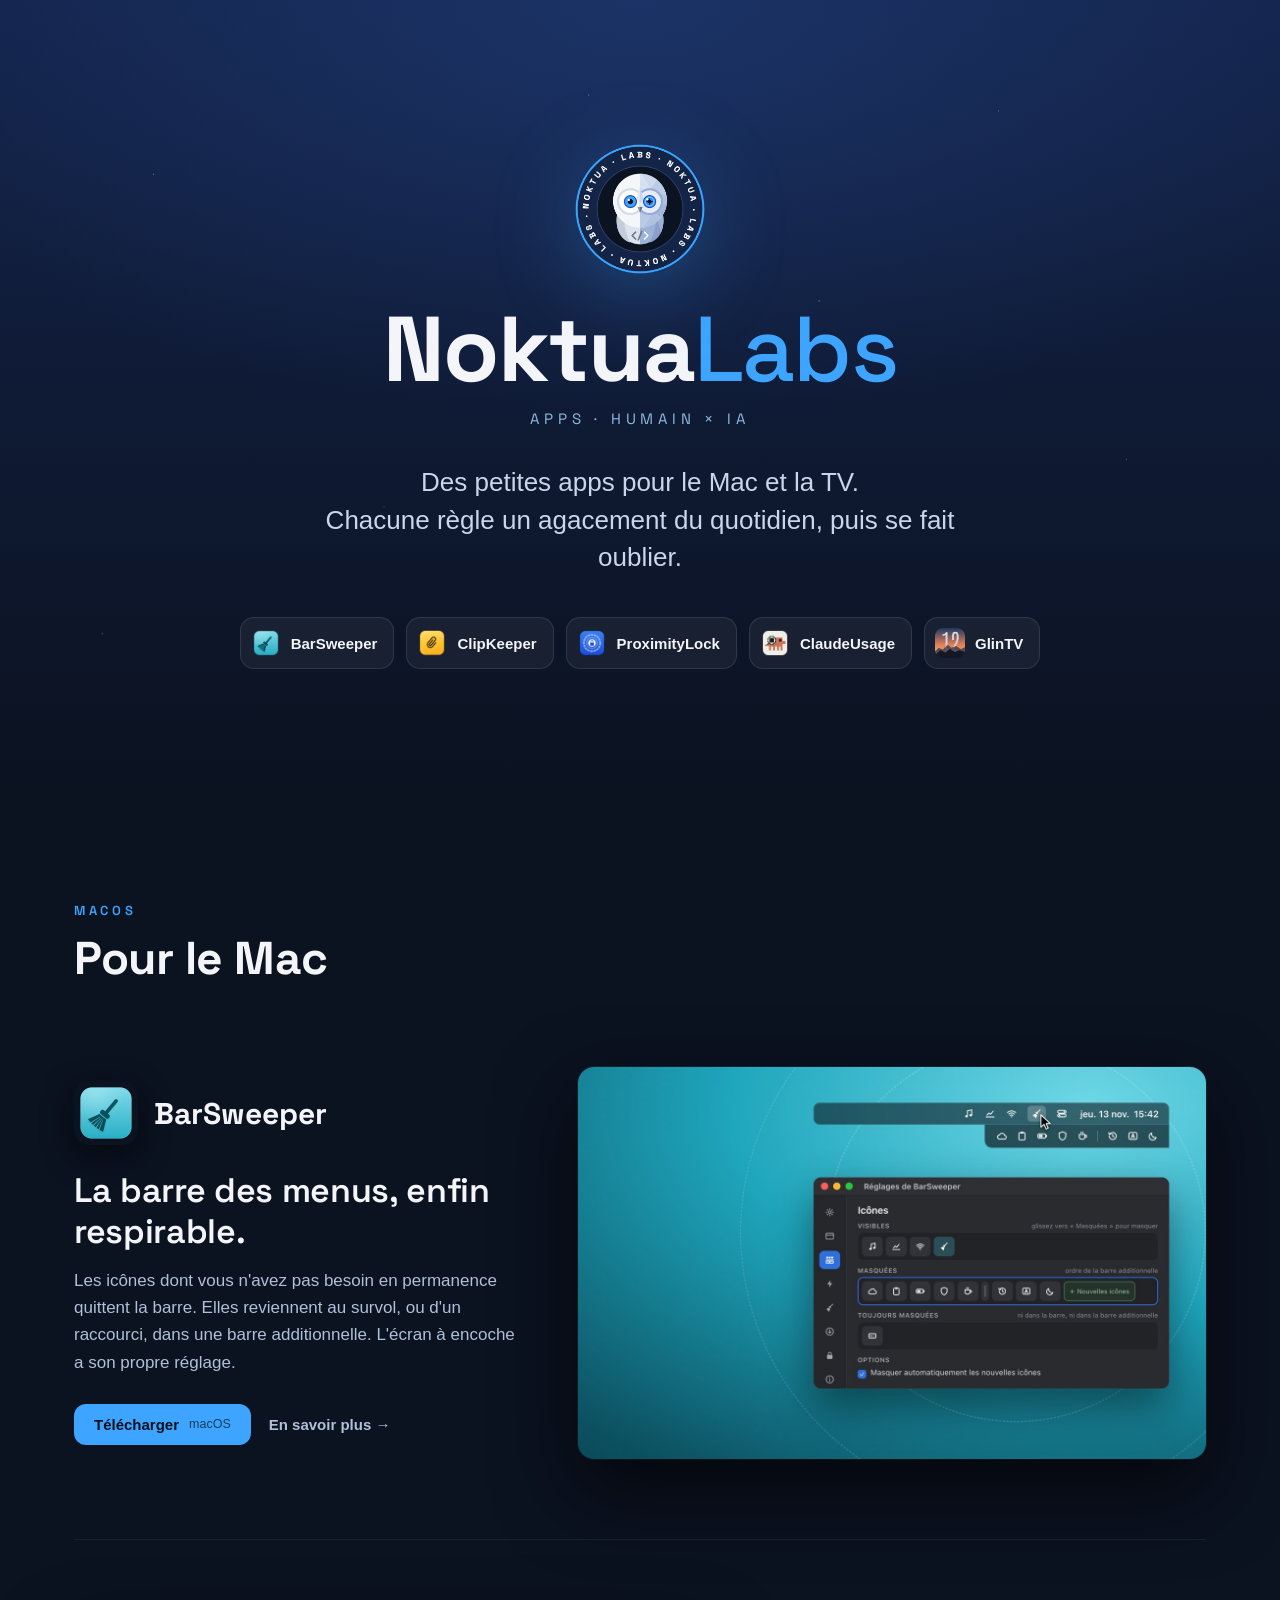
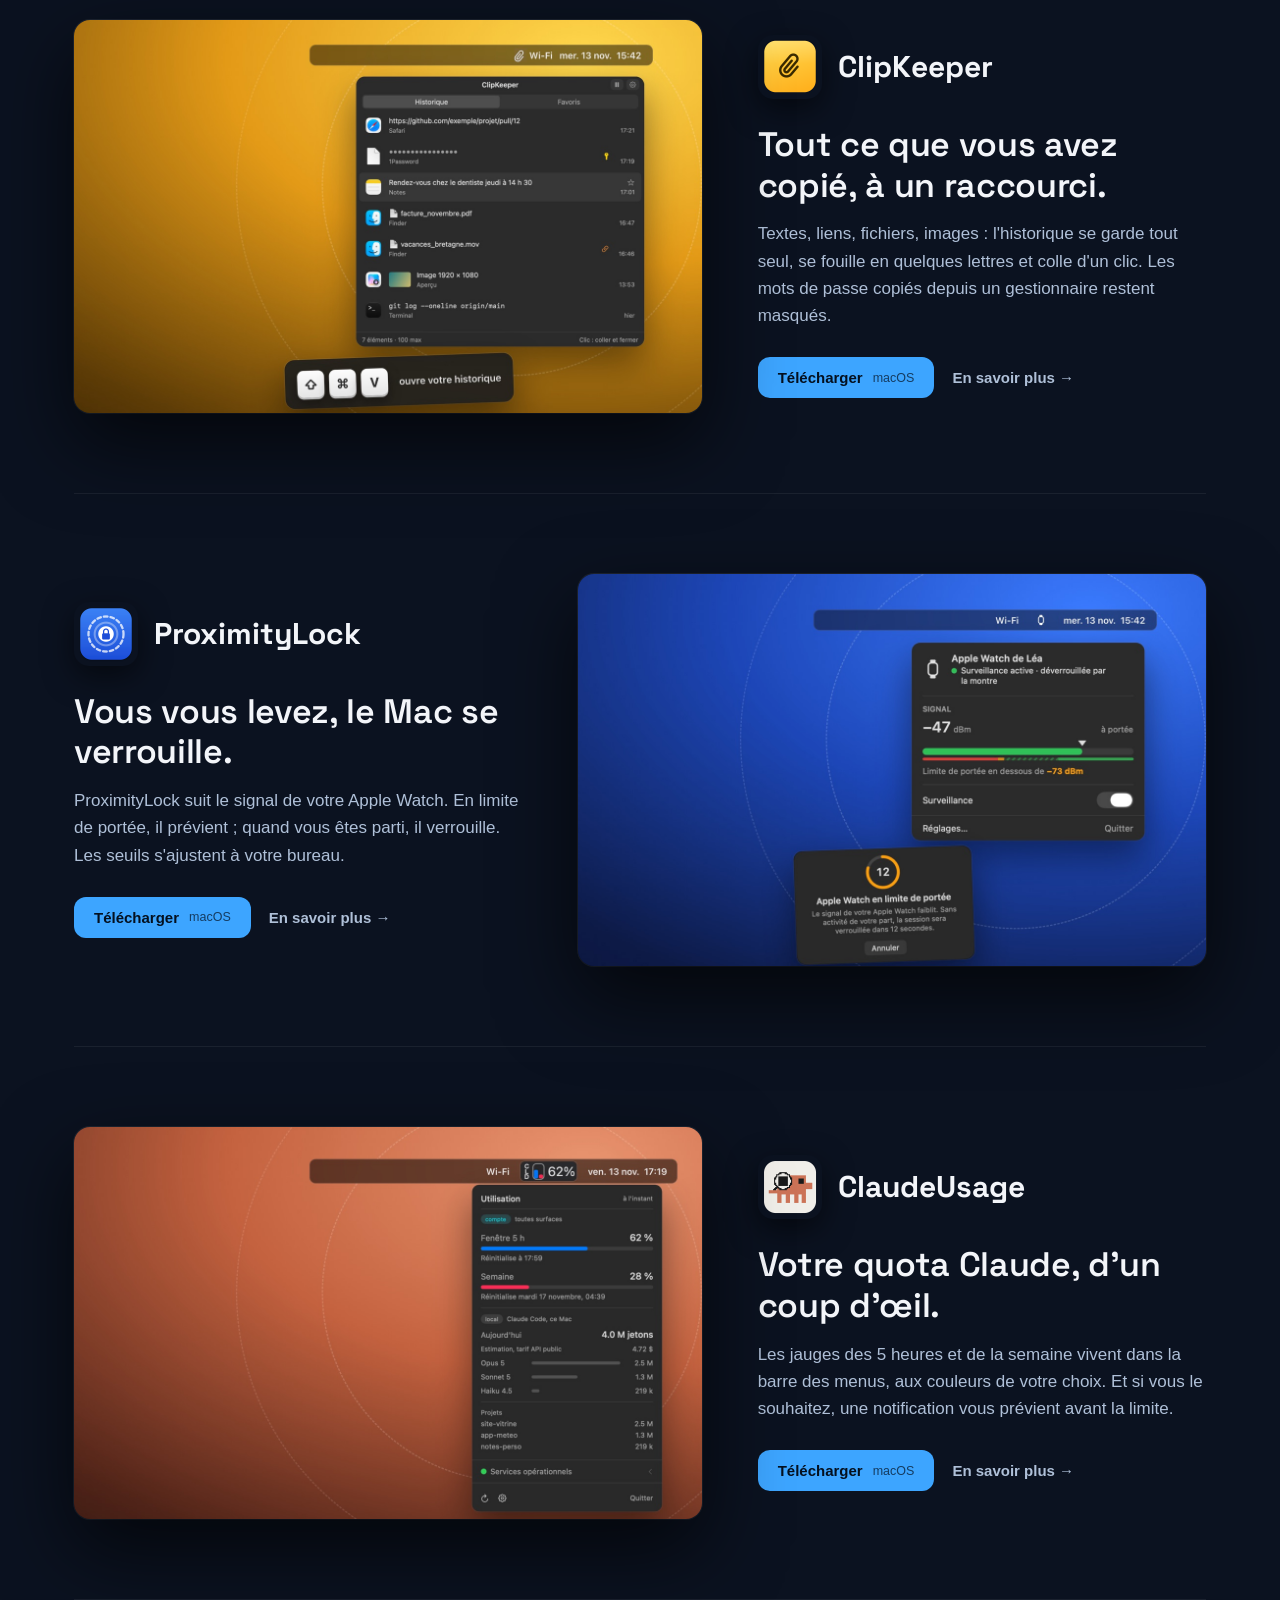
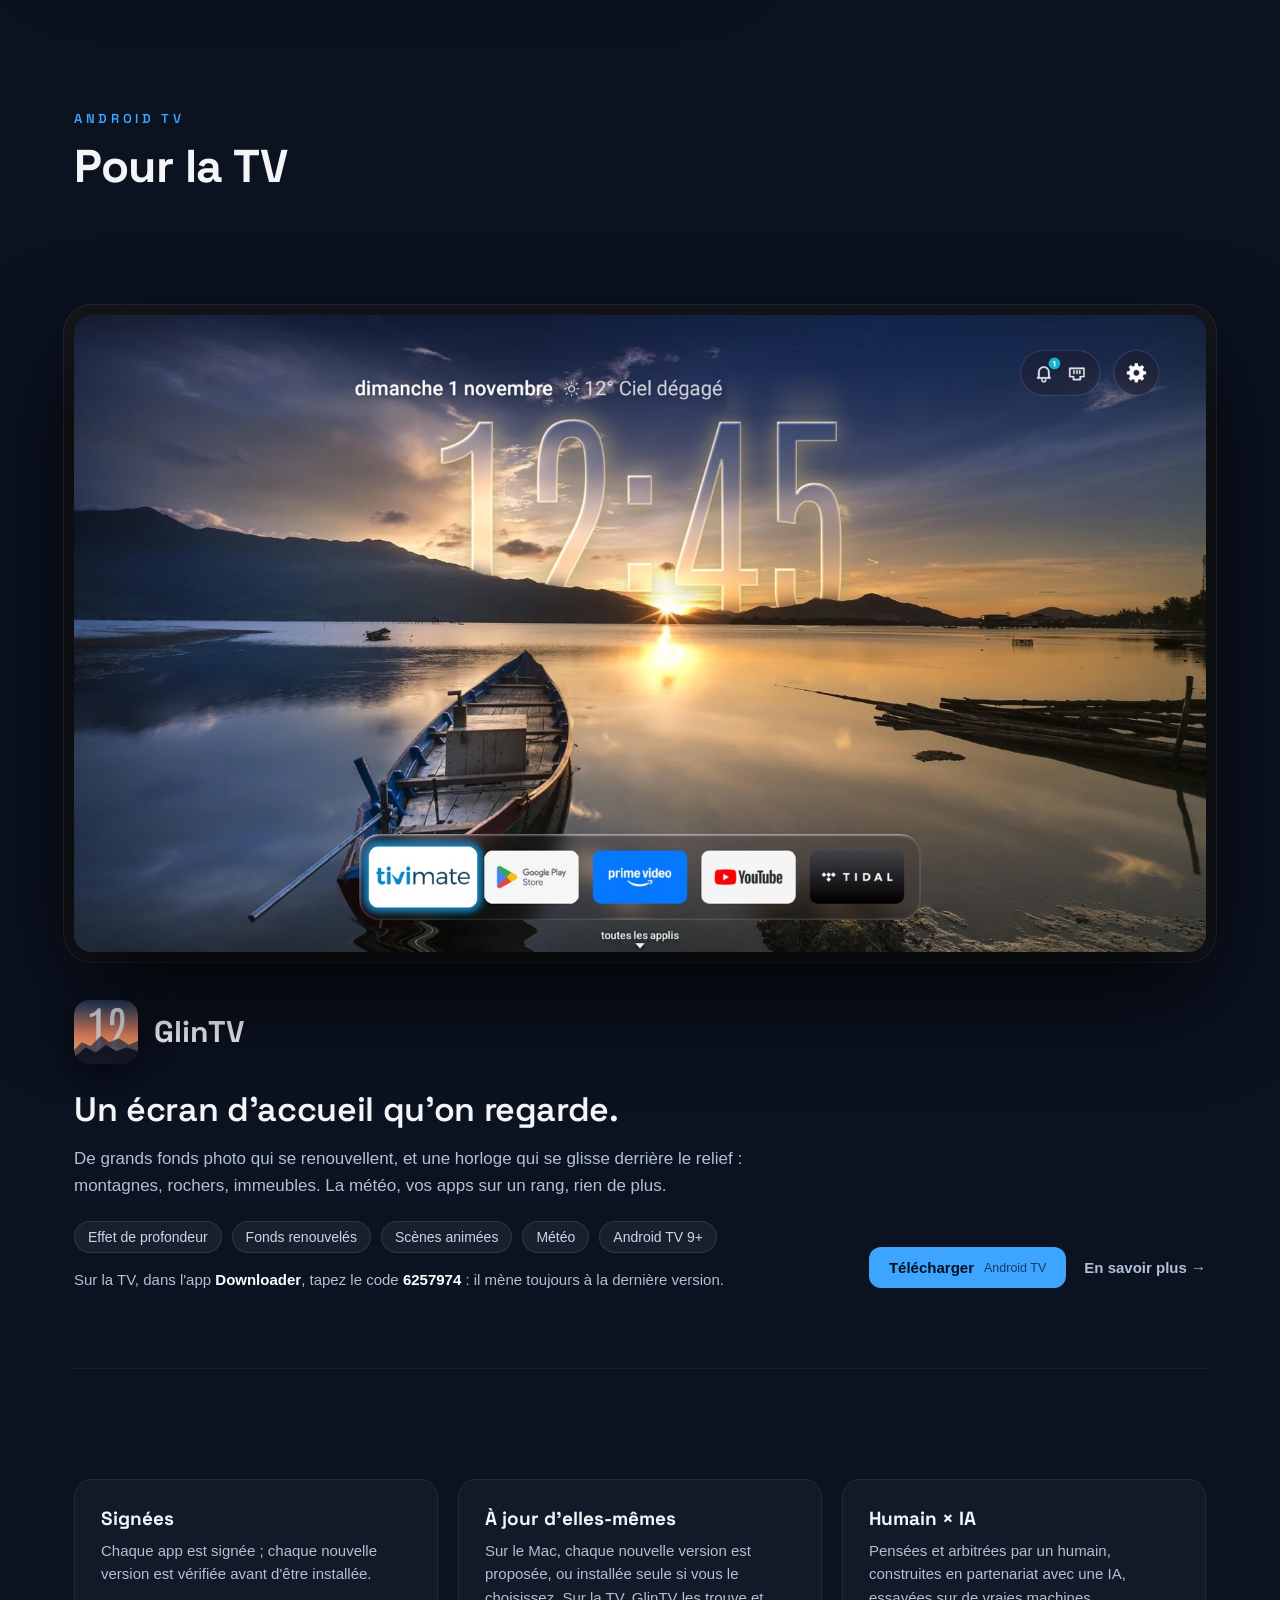
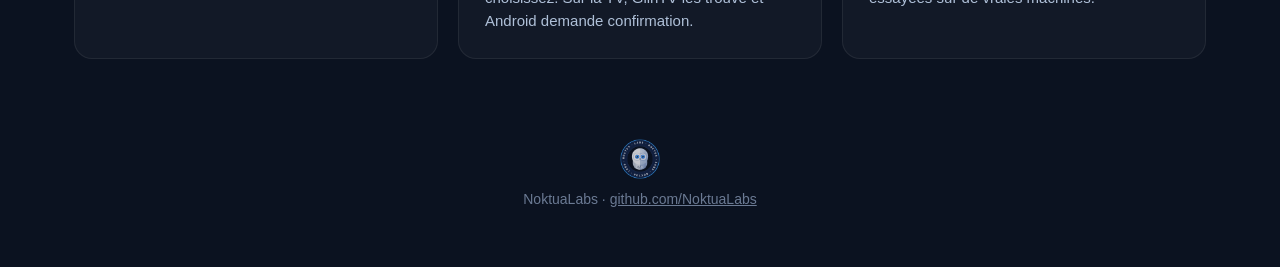
<file: index.html>
<!doctype html>
<html lang="fr">
<head>
<meta charset="utf-8">
<meta name="viewport" content="width=device-width,initial-scale=1">
<title>NoktuaLabs — apps pour le Mac et la TV</title>
<meta name="description" content="BarSweeper, ClipKeeper, ProximityLock, ClaudeUsage et GlinTV : des petites apps pour le Mac et Android TV, signées et qui se mettent à jour d'elles-mêmes.">
<link rel="canonical" href="https://noktualabs.github.io/">
<meta name="google-site-verification" content="wx1FjkscnnsmaCOKNQrcICksUUzEhx7ShaQZdB8JMw8">
<link rel="icon" type="image/png" href="assets/badge.png">
<meta property="og:type" content="website">
<meta property="og:site_name" content="NoktuaLabs">
<meta property="og:locale" content="fr_FR">
<meta property="og:url" content="https://noktualabs.github.io/">
<meta property="og:title" content="NoktuaLabs — apps pour le Mac et la TV">
<meta property="og:description" content="Des petites apps pour le Mac et la TV : BarSweeper, ClipKeeper, ProximityLock, ClaudeUsage et GlinTV. Signées, et qui se mettent à jour d'elles-mêmes.">
<meta property="og:image" content="https://noktualabs.github.io/assets/apercu.jpg">
<meta property="og:image:width" content="1200">
<meta property="og:image:height" content="630">
<meta property="og:image:alt" content="NoktuaLabs : la chouette et les icônes des cinq apps">
<meta name="twitter:card" content="summary_large_image">
<meta name="twitter:title" content="NoktuaLabs — apps pour le Mac et la TV">
<meta name="twitter:description" content="Des petites apps pour le Mac et la TV : BarSweeper, ClipKeeper, ProximityLock, ClaudeUsage et GlinTV. Signées, et qui se mettent à jour d'elles-mêmes.">
<meta name="twitter:image" content="https://noktualabs.github.io/assets/apercu.jpg">
<style>
@font-face{font-family:"Space Grotesk";src:url(assets/SpaceGrotesk-Variable.ttf) format("truetype");font-weight:300 700}
:root{--nuit:#0B1220;--nuit2:#13234A;--bleu:#3DA5FF;--blanc:#F3F5F9;--gris:#8FB8E0;--sourd:#6B7A93;
  --sys:-apple-system,BlinkMacSystemFont,"SF Pro Text","Helvetica Neue",sans-serif}
*{box-sizing:border-box}
html{scroll-behavior:smooth}
body{margin:0;background:var(--nuit);color:var(--blanc);font-family:var(--sys);-webkit-font-smoothing:antialiased}
h1,h2,h3,.titre{font-family:"Space Grotesk",var(--sys)}
a{color:inherit}

/* ---------- en-tête ---------- */
.hero{min-height:min(88vh,860px);display:flex;flex-direction:column;align-items:center;justify-content:center;text-align:center;padding:80px 24px 60px;
  background:radial-gradient(1200px 600px at 50% 0%,#1B3366 0%,transparent 70%),linear-gradient(180deg,var(--nuit2) 0%,var(--nuit) 100%);position:relative;overflow:hidden}
.hero .etoiles{position:absolute;inset:0;background-image:radial-gradient(1px 1px at 12% 22%,#fff8,transparent),radial-gradient(1px 1px at 78% 14%,#fff6,transparent),
  radial-gradient(1.5px 1.5px at 64% 38%,#fff5,transparent),radial-gradient(1px 1px at 30% 64%,#fff4,transparent),radial-gradient(1px 1px at 88% 58%,#fff6,transparent),
  radial-gradient(1px 1px at 46% 12%,#fff7,transparent),radial-gradient(1.5px 1.5px at 8% 80%,#fff3,transparent);opacity:.8;pointer-events:none}
.badge{width:132px;height:132px;filter:drop-shadow(0 18px 40px #3DA5FF44);animation:flotte 6s ease-in-out infinite}
@keyframes flotte{50%{transform:translateY(-8px)}}
.hero h1{font-size:clamp(48px,8vw,92px);font-weight:700;letter-spacing:-.02em;margin:28px 0 0;line-height:1}
.hero h1 span{color:var(--bleu);font-weight:500}
.hero .sous{font-family:"Space Grotesk";letter-spacing:.32em;color:var(--gris);font-size:15px;margin-top:14px}
.hero p.accroche{font-size:clamp(20px,2.4vw,26px);color:#C9D6EA;max-width:640px;line-height:1.45;margin:36px 0 0}
.plates{display:flex;gap:12px;margin-top:40px;flex-wrap:wrap;justify-content:center}
.plates a{display:flex;align-items:center;gap:10px;text-decoration:none;padding:10px 16px 10px 10px;border-radius:14px;background:#ffffff0d;border:1px solid #ffffff1a;font-weight:600;font-size:15px;transition:.2s}
.plates a:hover{background:#ffffff1a;transform:translateY(-2px)}
.plates img{width:30px;height:30px;border-radius:8px}

/* ---------- sections ---------- */
.plateforme{max-width:1180px;margin:0 auto;padding:110px 24px 0}
.plateforme>.etiquette{font-family:"Space Grotesk";color:var(--bleu);letter-spacing:.28em;font-size:13px;font-weight:600}
.plateforme>h2{font-size:clamp(32px,4vw,46px);margin:10px 0 0;letter-spacing:-.01em}
.app{display:grid;grid-template-columns:minmax(0,5fr) minmax(0,7fr);gap:56px;align-items:center;padding:80px 0;border-bottom:1px solid #ffffff10}
.app:nth-of-type(even){grid-template-columns:minmax(0,7fr) minmax(0,5fr)}
.app:nth-of-type(even) .texte{order:2}
.app .tete{display:flex;align-items:center;gap:16px}
.app .tete img{width:64px;height:64px;border-radius:15px;box-shadow:0 10px 30px #0008}
.app h3{font-size:30px;margin:0}
.app .promesse{font-family:"Space Grotesk";font-size:clamp(26px,3vw,34px);font-weight:600;line-height:1.2;margin:26px 0 14px;letter-spacing:-.01em}
.app .detail{color:#AFC0D8;font-size:17px;line-height:1.6;margin:0}
.dl{display:inline-flex;align-items:center;gap:10px;margin-top:28px;padding:12px 20px;border-radius:12px;background:var(--bleu);color:#04101F;text-decoration:none;font-weight:700;font-size:15px;transition:.2s}
.dl:hover{background:#6CBBFF;transform:translateY(-2px)}
.dl small{font-weight:500;opacity:.7}

/* ---------- décor Mac commun ---------- */
.ecran{position:relative;border-radius:16px;overflow:hidden;aspect-ratio:16/10;box-shadow:0 30px 80px #000a,0 0 0 1px #ffffff14;
  background:radial-gradient(800px 500px at 20% 110%,#E0785A 0%,transparent 60%),radial-gradient(700px 500px at 90% 100%,#7A4FD8 0%,transparent 60%),linear-gradient(180deg,#2B4C8C,#5B6FB8 60%,#C77FA0)}
.barre{position:absolute;top:0;left:0;right:0;height:34px;background:#1d1f27b8;backdrop-filter:blur(20px);display:flex;align-items:center;padding:0 14px;gap:14px;color:#fff;font:500 13px var(--sys)}
.barre .pomme{font-size:15px}
.barre .menus{display:flex;gap:16px;opacity:.92}
.barre .menus b{font-weight:700}
.barre .droite{margin-left:auto;display:flex;align-items:center;gap:13px}
.ico{width:16px;height:16px;display:inline-block;border-radius:4px;background:#ffffffd9;flex:none}
.ico.r{border-radius:50%}
.ico.l{width:24px;border-radius:3px}
.heure{font-variant-numeric:tabular-nums;white-space:nowrap}

/* ---------- BarSweeper ---------- */
.ecran.bs,.ecran.cu{aspect-ratio:16/7}
.bs .barre,.cu .barre{height:52px;font-size:17px;gap:18px;padding:0 18px}
.bs .menus span:nth-child(n+3),.cu .menus span:nth-child(n+3){display:none}
.bs .barre .droite,.cu .barre .droite{gap:16px}
.bs .ico,.cu .ico{width:19px;height:19px}.bs .ico.l,.cu .ico.l{width:30px}
.bs .tiroir{top:62px;right:150px}.cu .notif{top:64px}
.bs .cachables{display:flex;gap:13px;align-items:center;overflow:hidden;max-width:330px;animation:range 7s ease-in-out infinite}
@keyframes range{0%,22%{max-width:330px;opacity:1}38%,88%{max-width:0;opacity:0}100%{max-width:330px;opacity:1}}
.bs .balai{width:18px;height:18px;display:grid;place-items:center;font-size:14px}
.bs .tiroir{position:absolute;top:42px;right:120px;display:flex;gap:13px;padding:9px 14px;border-radius:10px;background:#1d1f27e6;backdrop-filter:blur(20px);box-shadow:0 10px 30px #0006;
  opacity:0;transform:translateY(-8px);animation:tiroir 7s ease-in-out infinite}
@keyframes tiroir{0%,52%{opacity:0;transform:translateY(-8px)}58%,78%{opacity:1;transform:none}84%,100%{opacity:0;transform:translateY(-8px)}}
.bs .curseur{position:absolute;top:60px;right:60px;width:18px;height:18px;animation:curseur 7s ease-in-out infinite}
@keyframes curseur{0%,40%{transform:translate(0,60px);opacity:0}46%{opacity:1}52%,78%{transform:translate(-62px,-48px);opacity:1}88%,100%{transform:translate(0,60px);opacity:0}}
.legende{position:absolute;left:24px;bottom:22px;font:600 14px "Space Grotesk";padding:8px 14px;border-radius:999px;background:#0B1220aa;backdrop-filter:blur(10px)}
.bs .legende span{animation:leg 7s steps(1) infinite}
.bs .legende .l2{display:none}

/* ---------- ClaudeUsage ---------- */
.cu .jauge{display:flex;align-items:center;gap:6px;font-weight:700}
.cu .cld{font:800 7px/7px var(--sys);writing-mode:vertical-lr;text-orientation:upright;letter-spacing:-1px}
.cu .pile{width:13px;height:20px;border:1.5px solid #fff;border-radius:4px;position:relative;overflow:hidden}
.cu .pile i{position:absolute;bottom:2px;width:3.5px;border-radius:1px}
.cu .pile .h5{left:2px;background:#3B82F6;animation:h5 9s ease-in-out infinite}
.cu .pile .sem{right:2px;background:#E8445A;height:30%}
@keyframes h5{0%{height:20%}70%,92%{height:82%}100%{height:20%}}
.cu .pct{min-width:34px;font-variant-numeric:tabular-nums}
.cu .pct::after{content:"24%";animation:pct 9s steps(1) infinite}
@keyframes pct{0%{content:"24%"}12%{content:"38%"}24%{content:"51%"}36%{content:"63%"}48%{content:"74%"}60%{content:"86%"}70%{content:"91%"}96%{content:"24%"}}
.cu .notif{position:absolute;top:46px;right:14px;width:330px;padding:12px 14px;border-radius:14px;background:#2a2c35e8;backdrop-filter:blur(20px);display:flex;gap:12px;align-items:flex-start;
  box-shadow:0 12px 30px #0007;transform:translateX(380px);animation:notif 9s ease-in-out infinite;font-size:13px;line-height:1.35}
.cu .notif img{width:34px;height:34px;border-radius:8px}
.cu .notif b{display:block;margin-bottom:2px}
@keyframes notif{0%,68%{transform:translateX(380px)}73%,92%{transform:none}97%,100%{transform:translateX(380px)}}

/* ---------- ProximityLock ---------- */
.pl .scene{position:absolute;inset:34px 0 0;display:grid;place-items:center}
.pl .verrou{position:absolute;inset:0;background:#05080fcc;backdrop-filter:blur(14px);display:grid;place-items:center;opacity:0;animation:verrou 8s ease-in-out infinite;text-align:center}
.pl .verrou .cad{font-size:44px}
.pl .verrou b{display:block;font:600 22px "Space Grotesk";margin-top:6px}
@keyframes verrou{0%,56%{opacity:0}62%,86%{opacity:1}92%,100%{opacity:0}}
.pl .piste{position:absolute;left:8%;right:8%;bottom:16%;height:10px;border-radius:5px;background:linear-gradient(90deg,#C0392B 0 28%,#E09B2D 28% 40%,#2FA35A 40% 100%)}
.pl .piste::before,.pl .piste::after{position:absolute;top:18px;font:600 12px var(--sys);color:#fffc}
.pl .piste::before{content:"loin";left:0}
.pl .piste::after{content:"près du Mac";right:0}
.pl .montre{position:absolute;bottom:calc(16% + 18px);width:38px;height:46px;margin-left:-19px;animation:part 8s ease-in-out infinite}
.pl .montre i{position:absolute;inset:6px 4px;border-radius:9px;background:#111;border:2px solid #ddd;display:grid;place-items:center;font:700 10px var(--sys);color:#2FA35A}
.pl .montre::before,.pl .montre::after{content:"";position:absolute;left:11px;right:11px;height:8px;background:#9aa;border-radius:2px}
.pl .montre::before{top:0}.pl .montre::after{bottom:0}
@keyframes part{0%,8%{left:86%}50%,70%{left:14%}92%,100%{left:86%}}
.pl .bureau{width:56%;height:46%;border-radius:12px;background:#ffffff14;border:1px solid #ffffff22;padding:16px;display:flex;flex-direction:column;gap:10px;margin-bottom:12%}
.pl .bureau span{height:10px;border-radius:5px;background:#ffffff2a}
.pl .bureau span:nth-child(2){width:80%}.pl .bureau span:nth-child(3){width:60%}.pl .bureau span:nth-child(4){width:70%}
.pl .avert{position:absolute;top:14px;right:14px;padding:10px 14px;border-radius:12px;background:#2a2c35e8;font-size:13px;opacity:0;animation:avert 8s ease-in-out infinite}
@keyframes avert{0%,34%{opacity:0}38%,54%{opacity:1}58%,100%{opacity:0}}

/* ---------- ClipKeeper ---------- */
.ck .fen{position:absolute;top:58px;left:50%;width:62%;margin-left:-31%;border-radius:14px;background:#24262ef0;backdrop-filter:blur(30px);box-shadow:0 20px 50px #0009;overflow:hidden;font-size:13px}
.ck .onglets{display:flex;gap:6px;padding:12px 12px 6px}
.ck .onglets span{flex:1;text-align:center;padding:5px;border-radius:7px;color:#bbb}
.ck .onglets span:first-child{background:#ffffff1a;color:#fff}
.ck .liste{padding:4px 10px 12px;display:flex;flex-direction:column;gap:2px}
.ck .el{display:flex;align-items:center;gap:10px;padding:8px;border-radius:8px}
.ck .el .pi{width:26px;height:26px;border-radius:7px;flex:none}
.ck .el .t{flex:1;white-space:nowrap;overflow:hidden;text-overflow:ellipsis}
.ck .el .t small{display:block;color:#999;font-size:11px}
.ck .el time{color:#999;font-size:11px}
.ck .nouveau{animation:arrive 6s ease-out infinite}
@keyframes arrive{0%,18%{max-height:0;opacity:0;padding:0 8px;background:#3DA5FF55}30%{max-height:60px;opacity:1;padding:8px;background:#3DA5FF55}60%,100%{max-height:60px;opacity:1;background:transparent}}
.ck .touche{position:absolute;bottom:22px;right:24px;display:flex;gap:6px;animation:appui 6s ease-in-out infinite}
.ck .touche kbd{font:600 15px var(--sys);padding:8px 12px;border-radius:9px;background:#f3f5f9;color:#222;box-shadow:0 3px 0 #9aa3b2}
@keyframes appui{0%,10%{opacity:0;transform:translateY(6px)}14%,24%{opacity:1;transform:none}28%,100%{opacity:0}}

/* ---------- GlinTV ---------- */
.app.tv{display:block}
.tvcadre{position:relative;border-radius:18px;overflow:hidden;aspect-ratio:16/9;box-shadow:0 40px 100px #000c,0 0 0 10px #15171d,0 0 0 11px #ffffff18;margin-top:40px}
.tvcadre img{position:absolute;inset:0;width:100%;height:100%;object-fit:cover;animation:fondu 12s ease-in-out infinite}
.tvcadre img:nth-child(2){animation-delay:-6s}
@keyframes fondu{0%,42%{opacity:1;transform:scale(1.0)}50%,92%{opacity:0;transform:scale(1.03)}100%{opacity:1}}
.tvtexte{display:grid;grid-template-columns:minmax(0,1fr) auto;gap:40px;align-items:end;margin-top:48px}
.points{display:flex;gap:10px;flex-wrap:wrap;margin-top:22px}
.points span{padding:7px 13px;border-radius:999px;background:#ffffff0f;border:1px solid #ffffff1a;font-size:14px;color:#C9D6EA}

/* ---------- pied ---------- */
.confiance{max-width:1180px;margin:110px auto 0;padding:0 24px;display:grid;grid-template-columns:repeat(3,1fr);gap:20px}
.confiance div{padding:26px;border-radius:18px;background:#ffffff08;border:1px solid #ffffff12}
.confiance b{font-family:"Space Grotesk";font-size:19px;display:block;margin-bottom:8px}
.confiance p{margin:0;color:#AFC0D8;line-height:1.55;font-size:15px}
footer{text-align:center;color:var(--sourd);padding:80px 24px 60px;font-size:14px}
footer img{width:40px;opacity:.8;display:block;margin:0 auto 12px}

@media (max-width:860px){.app,.app:nth-of-type(even){grid-template-columns:1fr;gap:32px}.app:nth-of-type(even) .texte{order:0}.tvtexte,.confiance{grid-template-columns:1fr}}
@media (prefers-reduced-motion:reduce){*{animation:none!important}}
.ecran.capture{aspect-ratio:16/10;background:#0b1020}
.ecran.capture img{width:100%;height:100%;object-fit:cover;object-position:right center;display:block}
.plus{display:inline-block;margin:28px 0 0 18px;color:#AFC0D8;text-decoration:none;font-weight:600;font-size:15px}
.plus:hover{color:#fff}
.code{margin:18px 0 0;color:#AFC0D8;font-size:15px}.code b{color:#fff}
.liens{display:flex;align-items:center;flex-wrap:wrap}.liens .dl{margin-top:0}.liens .plus{margin-top:0}
</style>
</head>
<body>

<header class="hero">
  <div class="etoiles"></div>
  <img class="badge" src="assets/badge.png" alt="Chouette NoktuaLabs">
  <h1>Noktua<span>Labs</span></h1>
  <div class="sous">APPS · HUMAIN × IA</div>
  <p class="accroche">Des petites apps pour le Mac et la TV.<br>Chacune règle un agacement du quotidien, puis se fait oublier.</p>
  <nav class="plates">
    <a href="#barsweeper"><img src="assets/ic-barsweeper.png" alt="">BarSweeper</a>
    <a href="#clipkeeper"><img src="assets/ic-clipkeeper.png" alt="">ClipKeeper</a>
    <a href="#proximitylock"><img src="assets/ic-proximitylock.png" alt="">ProximityLock</a>
    <a href="#claudeusage"><img src="assets/ic-claudeusage.png" alt="">ClaudeUsage</a>
    <a href="#glintv"><img src="assets/ic-glintv.png" alt="">GlinTV</a>
  </nav>
</header>

<main>
<section class="plateforme">
  <div class="etiquette">MACOS</div>
  <h2>Pour le Mac</h2>

  <article class="app" id="barsweeper">
    <div class="texte">
      <div class="tete"><img src="assets/ic-barsweeper.png" alt=""><h3>BarSweeper</h3></div>
      <div class="promesse">La barre des menus, enfin respirable.</div>
      <p class="detail">Les icônes dont vous n'avez pas besoin en permanence quittent la barre. Elles reviennent au survol, ou d'un raccourci, dans une barre additionnelle. L'écran à encoche a son propre réglage.</p>
      <a class="dl" href="https://github.com/NoktuaLabs/BarSweeper-releases/releases/latest">Télécharger <small>macOS</small></a><a class="plus" href="barsweeper/">En savoir plus →</a>
    </div>
    <div class="ecran capture"><img src="assets/barsweeper.jpg" alt="BarSweeper : captures de l'app" loading="lazy"></div>
  </article>

  <article class="app" id="clipkeeper">
    <div class="texte">
      <div class="tete"><img src="assets/ic-clipkeeper.png" alt=""><h3>ClipKeeper</h3></div>
      <div class="promesse">Tout ce que vous avez copié, à un raccourci.</div>
      <p class="detail">Textes, liens, fichiers, images : l'historique se garde tout seul, se fouille en quelques lettres et colle d'un clic. Les mots de passe copiés depuis un gestionnaire restent masqués.</p>
      <a class="dl" href="https://github.com/NoktuaLabs/ClipKeeper-releases/releases/latest">Télécharger <small>macOS</small></a><a class="plus" href="clipkeeper/">En savoir plus →</a>
    </div>
    <div class="ecran capture"><img src="assets/clipkeeper.jpg" alt="ClipKeeper : captures de l'app" loading="lazy"></div>
  </article>

  <article class="app" id="proximitylock">
    <div class="texte">
      <div class="tete"><img src="assets/ic-proximitylock.png" alt=""><h3>ProximityLock</h3></div>
      <div class="promesse">Vous vous levez, le Mac se verrouille.</div>
      <p class="detail">ProximityLock suit le signal de votre Apple Watch. En limite de portée, il prévient ; quand vous êtes parti, il verrouille. Les seuils s'ajustent à votre bureau.</p>
      <a class="dl" href="https://github.com/NoktuaLabs/ProximityLock-releases/releases/latest">Télécharger <small>macOS</small></a><a class="plus" href="proximitylock/">En savoir plus →</a>
    </div>
    <div class="ecran capture"><img src="assets/proximitylock.jpg" alt="ProximityLock : captures de l'app" loading="lazy"></div>
  </article>

  <article class="app" id="claudeusage">
    <div class="texte">
      <div class="tete"><img src="assets/ic-claudeusage.png" alt=""><h3>ClaudeUsage</h3></div>
      <div class="promesse">Votre quota Claude, d'un coup d'œil.</div>
      <p class="detail">Les jauges des 5 heures et de la semaine vivent dans la barre des menus, aux couleurs de votre choix. Et si vous le souhaitez, une notification vous prévient avant la limite.</p>
      <a class="dl" href="https://github.com/NoktuaLabs/ClaudeUsage-releases/releases/latest">Télécharger <small>macOS</small></a><a class="plus" href="claudeusage/">En savoir plus →</a>
    </div>
    <div class="ecran capture"><img src="assets/claudeusage.jpg" alt="ClaudeUsage : captures de l'app" loading="lazy"></div>
  </article>
</section>

<section class="plateforme">
  <div class="etiquette">ANDROID TV</div>
  <h2>Pour la TV</h2>
  <article class="app tv" id="glintv">
    <div class="tvcadre"><img src="assets/glintv-accueil-hiver-sans-mention.jpg" alt="GlinTV : un paysage d'hiver derrière l'horloge"><img src="assets/glintv-accueil-ete-sans-mention.jpg" alt="GlinTV : un paysage d'été"></div>
    <div class="tvtexte">
      <div>
        <div class="tete"><img src="assets/ic-glintv.png" alt=""><h3>GlinTV</h3></div>
        <div class="promesse">Un écran d'accueil qu'on regarde.</div>
        <p class="detail">De grands fonds photo qui se renouvellent, et une horloge qui se glisse derrière le relief : montagnes, rochers, immeubles. La météo, vos apps sur un rang, rien de plus.</p>
        <div class="points"><span>Effet de profondeur</span><span>Fonds renouvelés</span><span>Scènes animées</span><span>Météo</span><span>Android TV 9+</span></div>
        <p class="code">Sur la TV, dans l'app <b>Downloader</b>, tapez le code <b>6257974</b> : il mène toujours à la dernière version.</p>
      </div>
      <div class="liens"><a class="dl" href="https://github.com/NoktuaLabs/GlinTV-releases/releases/latest">Télécharger <small>Android TV</small></a><a class="plus" href="glintv/">En savoir plus →</a></div>
    </div>
  </article>
</section>

<section class="confiance">
  <div><b>Signées</b><p>Chaque app est signée ; chaque nouvelle version est vérifiée avant d'être installée.</p></div>
  <div><b>À jour d'elles-mêmes</b><p>Sur le Mac, chaque nouvelle version est proposée, ou installée seule si vous le choisissez. Sur la TV, GlinTV les trouve et Android demande confirmation.</p></div>
  <div><b>Humain × IA</b><p>Pensées et arbitrées par un humain, construites en partenariat avec une IA, essayées sur de vraies machines.</p></div>
</section>
</main>

<footer><img src="assets/badge.png" alt="">NoktuaLabs · <a href="https://github.com/NoktuaLabs">github.com/NoktuaLabs</a></footer>
</body>
</html>
</file>
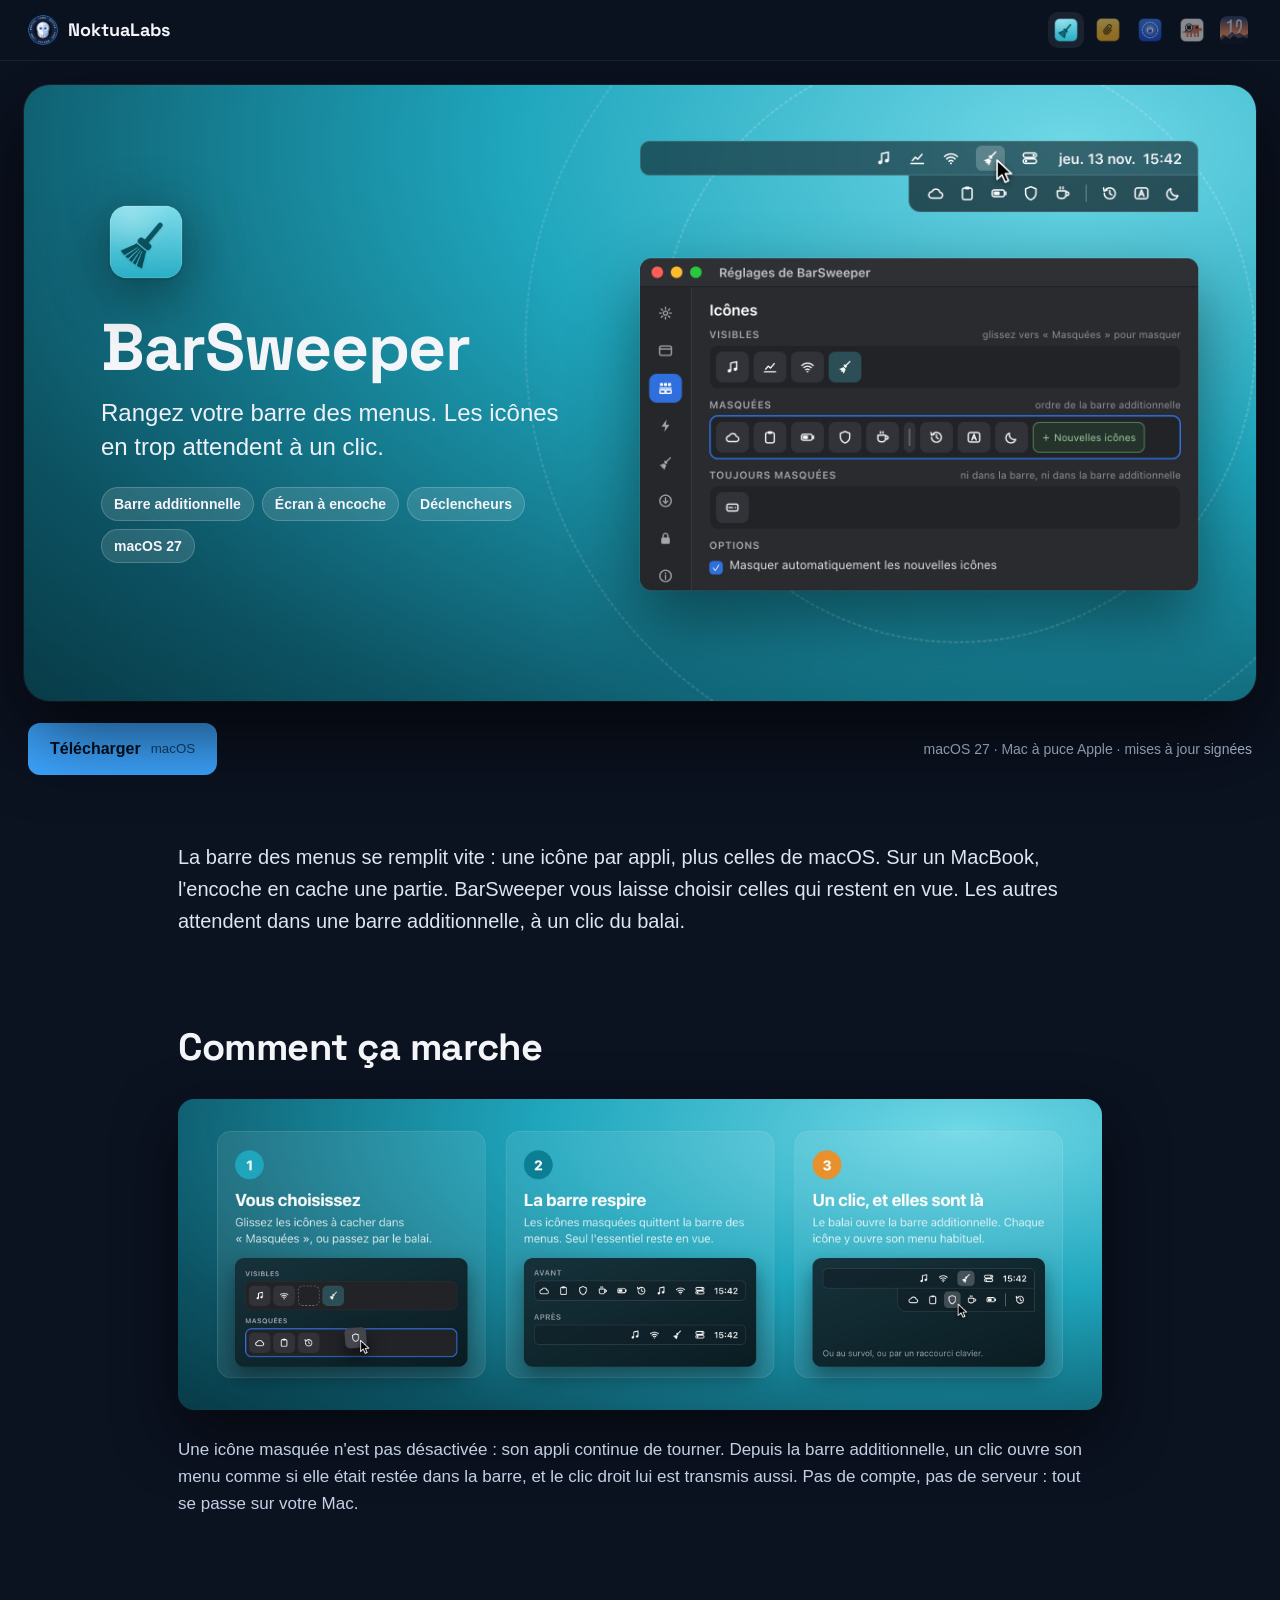
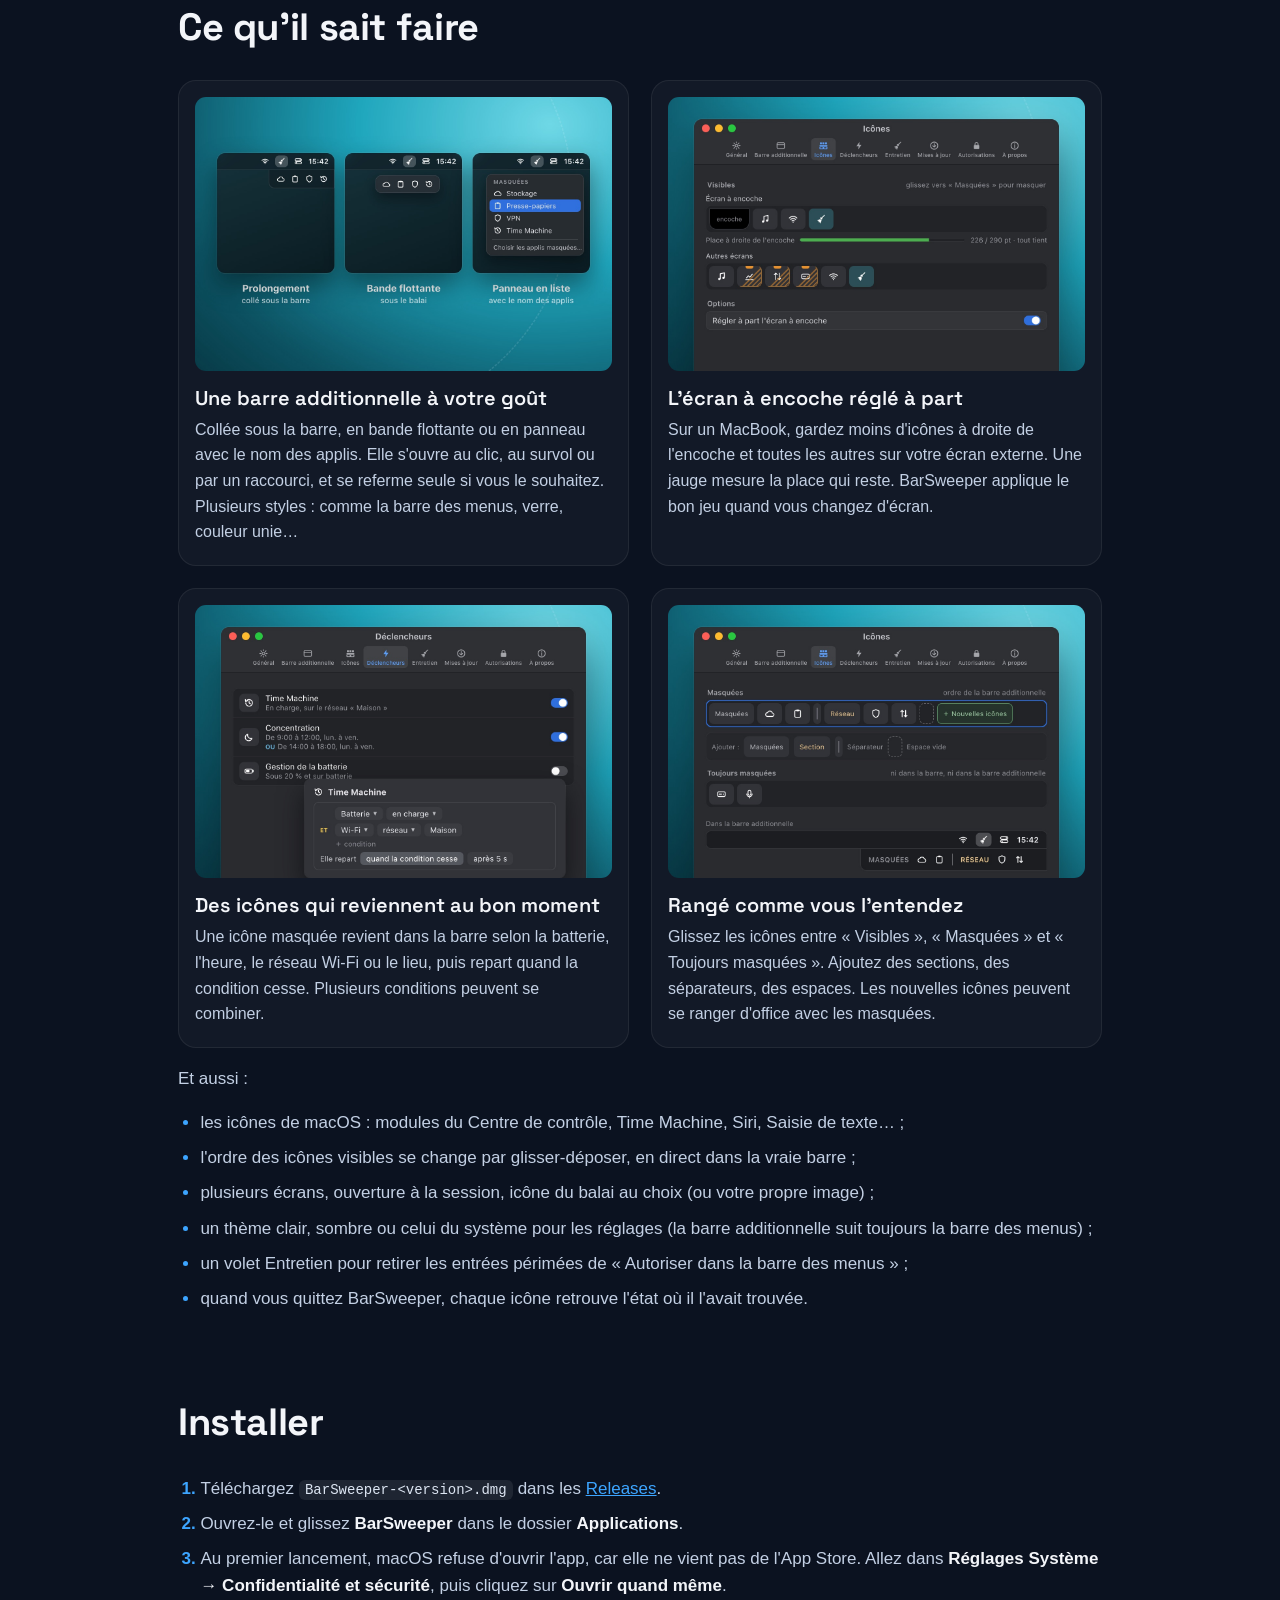
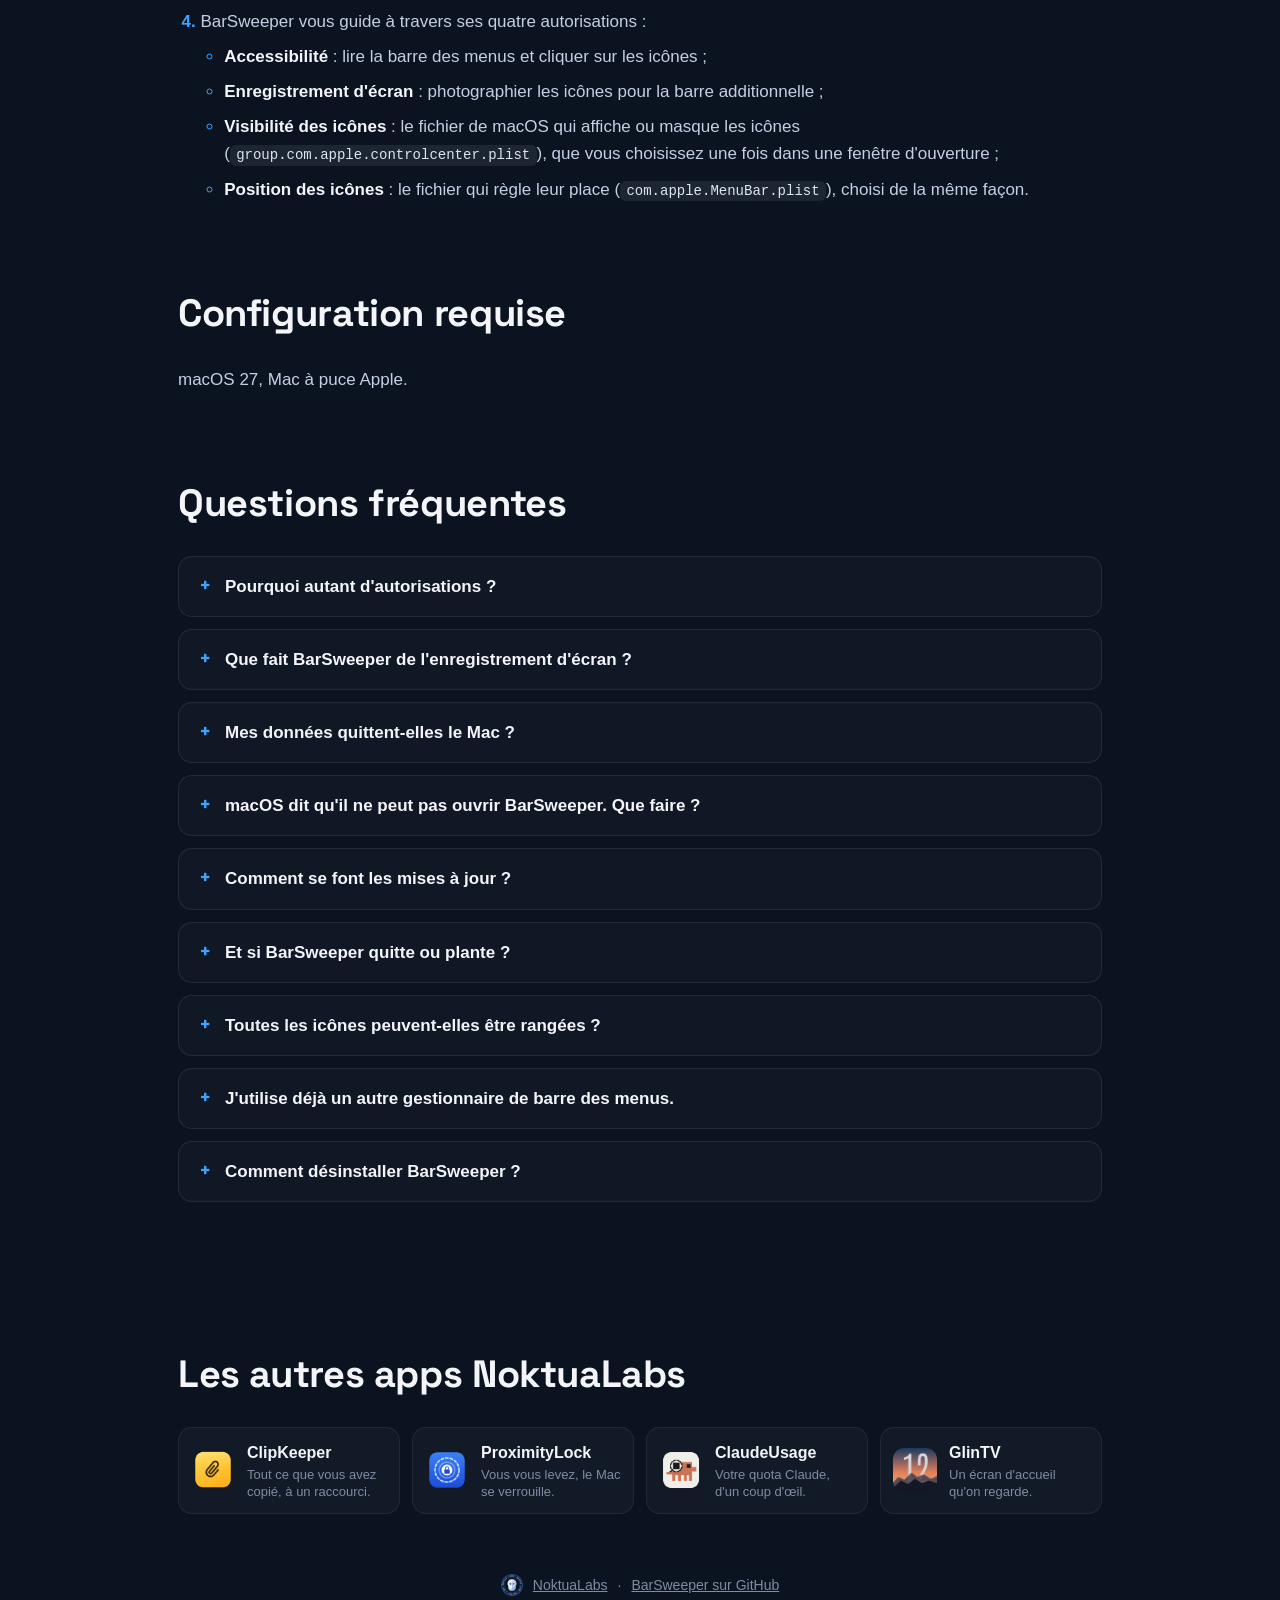
<file: barsweeper/index.html>
<!doctype html>
<html lang="fr">
<head>
<meta charset="utf-8">
<meta name="viewport" content="width=device-width,initial-scale=1">
<title>BarSweeper — rangez les icônes de la barre des menus du Mac | NoktuaLabs</title>
<meta name="description" content="Rangez votre barre des menus. Les icônes en trop attendent à un clic. macOS 27 · Mac à puce Apple · mises à jour signées.">
<link rel="canonical" href="https://noktualabs.github.io/barsweeper/">
<link rel="icon" type="image/png" href="../assets/badge.png">
<meta property="og:type" content="website">
<meta property="og:site_name" content="NoktuaLabs">
<meta property="og:locale" content="fr_FR">
<meta property="og:url" content="https://noktualabs.github.io/barsweeper/">
<meta property="og:title" content="BarSweeper — rangez les icônes de la barre des menus du Mac">
<meta property="og:description" content="Rangez votre barre des menus. Les icônes en trop attendent à un clic. macOS 27 · Mac à puce Apple · mises à jour signées.">
<meta property="og:image" content="https://noktualabs.github.io/barsweeper/images/apercu.jpg">
<meta property="og:image:width" content="1200">
<meta property="og:image:height" content="600">
<meta name="twitter:card" content="summary_large_image">
<meta name="twitter:title" content="BarSweeper — rangez les icônes de la barre des menus du Mac">
<meta name="twitter:description" content="Rangez votre barre des menus. Les icônes en trop attendent à un clic. macOS 27 · Mac à puce Apple · mises à jour signées.">
<meta name="twitter:image" content="https://noktualabs.github.io/barsweeper/images/apercu.jpg">
<link rel="stylesheet" href="../assets/app.css">
</head>
<body>
<nav class="nav"><a class="marque" href="../"><img src="../assets/badge.png" alt="">NoktuaLabs</a><div class="apps"><a href="../barsweeper/" class="ici" title="BarSweeper"><img src="../assets/ic-barsweeper.png" alt="BarSweeper"></a><a href="../clipkeeper/" title="ClipKeeper"><img src="../assets/ic-clipkeeper.png" alt="ClipKeeper"></a><a href="../proximitylock/" title="ProximityLock"><img src="../assets/ic-proximitylock.png" alt="ProximityLock"></a><a href="../claudeusage/" title="ClaudeUsage"><img src="../assets/ic-claudeusage.png" alt="ClaudeUsage"></a><a href="../glintv/" title="GlinTV"><img src="../assets/ic-glintv.png" alt="GlinTV"></a></div></nav>

<header class="tete">
  <div class="cadre" style="--fond:url(../barsweeper/images/hero-ecran.jpg)">
    <div class="bloc">
      <img class="icone" src="../assets/ic-barsweeper.png" alt="">
      <h1>BarSweeper</h1>
      <p class="accroche">Rangez votre barre des menus. Les icônes en trop attendent à un clic.</p>
      <div class="puces"><span>Barre additionnelle</span><span>Écran à encoche</span><span>Déclencheurs</span><span>macOS 27</span></div>
    </div>
  </div>
  <div class="sous"><div class="actions"><a class="dl" href="https://github.com/NoktuaLabs/BarSweeper-releases/releases/latest">Télécharger <small>macOS</small></a></div><p class="exigences">macOS 27 · Mac à puce Apple · mises à jour signées</p></div>
  
</header>

<main>
<p class="intro">La barre des menus se remplit vite : une icône par appli, plus celles de macOS. Sur un MacBook, l'encoche en cache une partie. BarSweeper vous laisse choisir celles qui restent en vue. Les autres attendent dans une barre additionnelle, à un clic du balai.</p>
<h2 id="comment-ca-marche">Comment ça marche</h2>
<img class="etapes" loading="lazy" src="images/etapes.jpg" alt="1. Vous choisissez. 2. La barre respire. 3. Un clic, et elles sont là.">
<p>Une icône masquée n'est pas désactivée : son appli continue de tourner. Depuis la barre additionnelle, un clic ouvre son menu comme si elle était restée dans la barre, et le clic droit lui est transmis aussi. Pas de compte, pas de serveur : tout se passe sur votre Mac.</p>
<h2 id="ce-qu-il-sait-faire">Ce qu&#x27;il sait faire</h2>
<div class="atouts"><div class="atout"><img loading="lazy" src="images/atout-formes.jpg" alt="Trois formes de barre additionnelle"><br><b>Une barre additionnelle à votre goût</b><br>Collée sous la barre, en bande flottante ou en panneau avec le nom des applis. Elle s'ouvre au clic, au survol ou par un raccourci, et se referme seule si vous le souhaitez. Plusieurs styles : comme la barre des menus, verre, couleur unie…</div><div class="atout"><img loading="lazy" src="images/atout-encoche.jpg" alt="Volet Icônes avec l'écran à encoche réglé à part"><br><b>L'écran à encoche réglé à part</b><br>Sur un MacBook, gardez moins d'icônes à droite de l'encoche et toutes les autres sur votre écran externe. Une jauge mesure la place qui reste. BarSweeper applique le bon jeu quand vous changez d'écran.</div><div class="atout"><img loading="lazy" src="images/atout-declencheurs.jpg" alt="Volet Déclencheurs"><br><b>Des icônes qui reviennent au bon moment</b><br>Une icône masquée revient dans la barre selon la batterie, l'heure, le réseau Wi-Fi ou le lieu, puis repart quand la condition cesse. Plusieurs conditions peuvent se combiner.</div><div class="atout"><img loading="lazy" src="images/atout-rangement.jpg" alt="Volet Icônes : sections, séparateurs, nouvelles icônes"><br><b>Rangé comme vous l'entendez</b><br>Glissez les icônes entre « Visibles », « Masquées » et « Toujours masquées ». Ajoutez des sections, des séparateurs, des espaces. Les nouvelles icônes peuvent se ranger d'office avec les masquées.</div></div>
<p>Et aussi :</p>
<ul><li>les icônes de macOS : modules du Centre de contrôle, Time Machine, Siri, Saisie de texte… ;</li><li>l'ordre des icônes visibles se change par glisser-déposer, en direct dans la vraie barre ;</li><li>plusieurs écrans, ouverture à la session, icône du balai au choix (ou votre propre image) ;</li><li>un thème clair, sombre ou celui du système pour les réglages (la barre additionnelle suit toujours la barre des menus) ;</li><li>un volet Entretien pour retirer les entrées périmées de « Autoriser dans la barre des menus » ;</li><li>quand vous quittez BarSweeper, chaque icône retrouve l'état où il l'avait trouvée.</li></ul>
<h2 id="installer">Installer</h2>
<ol><li>Téléchargez <code>BarSweeper-&lt;version&gt;.dmg</code> dans les <a href="https://github.com/NoktuaLabs/BarSweeper-releases/releases/latest">Releases</a>.</li><li>Ouvrez-le et glissez <b>BarSweeper</b> dans le dossier <b>Applications</b>.</li><li>Au premier lancement, macOS refuse d'ouvrir l'app, car elle ne vient pas de l'App Store. Allez dans <b>Réglages Système → Confidentialité et sécurité</b>, puis cliquez sur <b>Ouvrir quand même</b>.</li><li>BarSweeper vous guide à travers ses quatre autorisations :<ul><li><b>Accessibilité</b> : lire la barre des menus et cliquer sur les icônes ;</li><li><b>Enregistrement d'écran</b> : photographier les icônes pour la barre additionnelle ;</li><li><b>Visibilité des icônes</b> : le fichier de macOS qui affiche ou masque les icônes (<code>group.com.apple.controlcenter.plist</code>), que vous choisissez une fois dans une fenêtre d'ouverture ;</li><li><b>Position des icônes</b> : le fichier qui règle leur place (<code>com.apple.MenuBar.plist</code>), choisi de la même façon.</li></ul></li></ol>
<h2 id="configuration-requise">Configuration requise</h2>
<p>macOS 27, Mac à puce Apple.</p>
<h2 id="questions-frequentes">Questions fréquentes</h2>
<details>
<summary><b>Pourquoi autant d'autorisations ?</b></summary>
<p>Chacune sert une seule chose. L'<b>Accessibilité</b> permet de lire la barre des menus et de cliquer sur une icône quand vous l'ouvrez depuis la barre additionnelle. L'<b>Enregistrement d'écran</b> sert à photographier les icônes : une icône masquée n'est plus dessinée nulle part, BarSweeper garde donc son image pour l'afficher dans la barre additionnelle. Les <b>deux fichiers</b> sont ceux où macOS range lui-même la visibilité et la position des icônes : macOS les protège, et seul votre choix explicite, dans une fenêtre d'ouverture, en donne l'accès. BarSweeper fait une sauvegarde de ces fichiers avant d'y écrire la première fois.</p>
<p>Une cinquième autorisation, <b>Localisation</b>, n'est demandée que si vous créez un déclencheur sur le nom d'un réseau Wi-Fi ou sur un lieu. </p>
</details>
<details>
<summary><b>Que fait BarSweeper de l'enregistrement d'écran ?</b></summary>
<p>Il photographie la barre des menus, et seulement elle : juste avant de masquer une icône, et pour rafraîchir l'image d'une icône visible quand vous ouvrez le volet Icônes. Les images restent sur votre Mac, dans le dossier de l'app ; rien n'est envoyé. Pendant ces quelques secondes, macOS affiche son point violet d'enregistrement : c'est normal.</p>
<p>Pendant l'assistant, macOS peut demander une seconde confirmation pour cette capture. BarSweeper la déclenche exprès à ce moment-là, pour qu'elle ne tombe pas au milieu de votre premier rangement. </p>
</details>
<details>
<summary><b>Mes données quittent-elles le Mac ?</b></summary>
<p>Non. Vos réglages, les images des icônes et, si vous utilisez des déclencheurs, votre position restent sur votre Mac. La seule connexion est la recherche de mises à jour, qui interroge GitHub sans compte ni identifiant. </p>
</details>
<details>
<summary><b>macOS dit qu'il ne peut pas ouvrir BarSweeper. Que faire ?</b></summary>
<p>C'est attendu : BarSweeper n'est pas distribué par l'App Store. Allez dans <b>Réglages Système → Confidentialité et sécurité</b> : un message y mentionne BarSweeper, avec un bouton <b>Ouvrir quand même</b>. Cliquez dessus, puis confirmez. Vous n'aurez à le faire qu'une fois. </p>
</details>
<details>
<summary><b>Comment se font les mises à jour ?</b></summary>
<p>BarSweeper vérifie s'il existe une nouvelle version : à chaque lancement, chaque jour (par défaut), chaque semaine ou seulement quand vous le demandez (<b>Réglages › Mises à jour</b>). Il vous montre la note de version et n'installe rien sans votre accord, sauf si vous avez coché l'installation automatique.</p>
<p>Avant d'installer, il vérifie que la nouvelle version porte la même signature que celle qui tourne et le numéro annoncé. Sinon, il refuse. Pendant le remplacement, vos icônes masquées reviennent dans la barre, puis la nouvelle version les range de nouveau. </p>
</details>
<details>
<summary><b>Et si BarSweeper quitte ou plante ?</b></summary>
<p>À la sortie, chaque icône retrouve l'état où BarSweeper l'avait trouvée : rien ne reste caché par erreur. Après un plantage ou un « Forcer à quitter », BarSweeper remet les icônes en place et vous propose de le relancer.</p>
<p>Il arrive que macOS cesse d'appliquer les changements de la barre des menus, même depuis Réglages Système. BarSweeper le détecte et vous propose de relancer la barre des menus ; rien n'est relancé sans votre accord. </p>
</details>
<details>
<summary><b>Toutes les icônes peuvent-elles être rangées ?</b></summary>
<p>Presque toutes. Certaines icônes de macOS ne peuvent pas être gérées : c'est une limitation de macOS lui-même, pas un réglage de BarSweeper. </p>
</details>
<details>
<summary><b>J'utilise déjà un autre gestionnaire de barre des menus.</b></summary>
<p>BarSweeper ne bloque rien et ne vous avertit pas. Mais deux outils qui rangent la même barre se marchent dessus : mieux vaut n'en garder qu'un. </p>
</details>
<details>
<summary><b>Comment désinstaller BarSweeper ?</b></summary>
<p>Quittez-le depuis son menu : vos icônes reviennent dans la barre. Celles que vous avez placées dans « Toujours masquées » restent coupées ; vous pouvez les rallumer dans <b>Réglages Système → Barre des menus</b>. Glissez ensuite BarSweeper à la Corbeille. </p>
</details>

</main>

<section class="autres"><h2>Les autres apps NoktuaLabs</h2><div class="liste"><a href="../clipkeeper/"><img src="../assets/ic-clipkeeper.png" alt=""><div><b>ClipKeeper</b><span>Tout ce que vous avez copié, à un raccourci.</span></div></a><a href="../proximitylock/"><img src="../assets/ic-proximitylock.png" alt=""><div><b>ProximityLock</b><span>Vous vous levez, le Mac se verrouille.</span></div></a><a href="../claudeusage/"><img src="../assets/ic-claudeusage.png" alt=""><div><b>ClaudeUsage</b><span>Votre quota Claude, d'un coup d'œil.</span></div></a><a href="../glintv/"><img src="../assets/ic-glintv.png" alt=""><div><b>GlinTV</b><span>Un écran d'accueil qu'on regarde.</span></div></a></div></section>

<footer><img src="../assets/badge.png" alt=""><a href="../">NoktuaLabs</a> · <a href="https://github.com/NoktuaLabs/BarSweeper-releases">BarSweeper sur GitHub</a></footer>
</body>
</html>
</file>
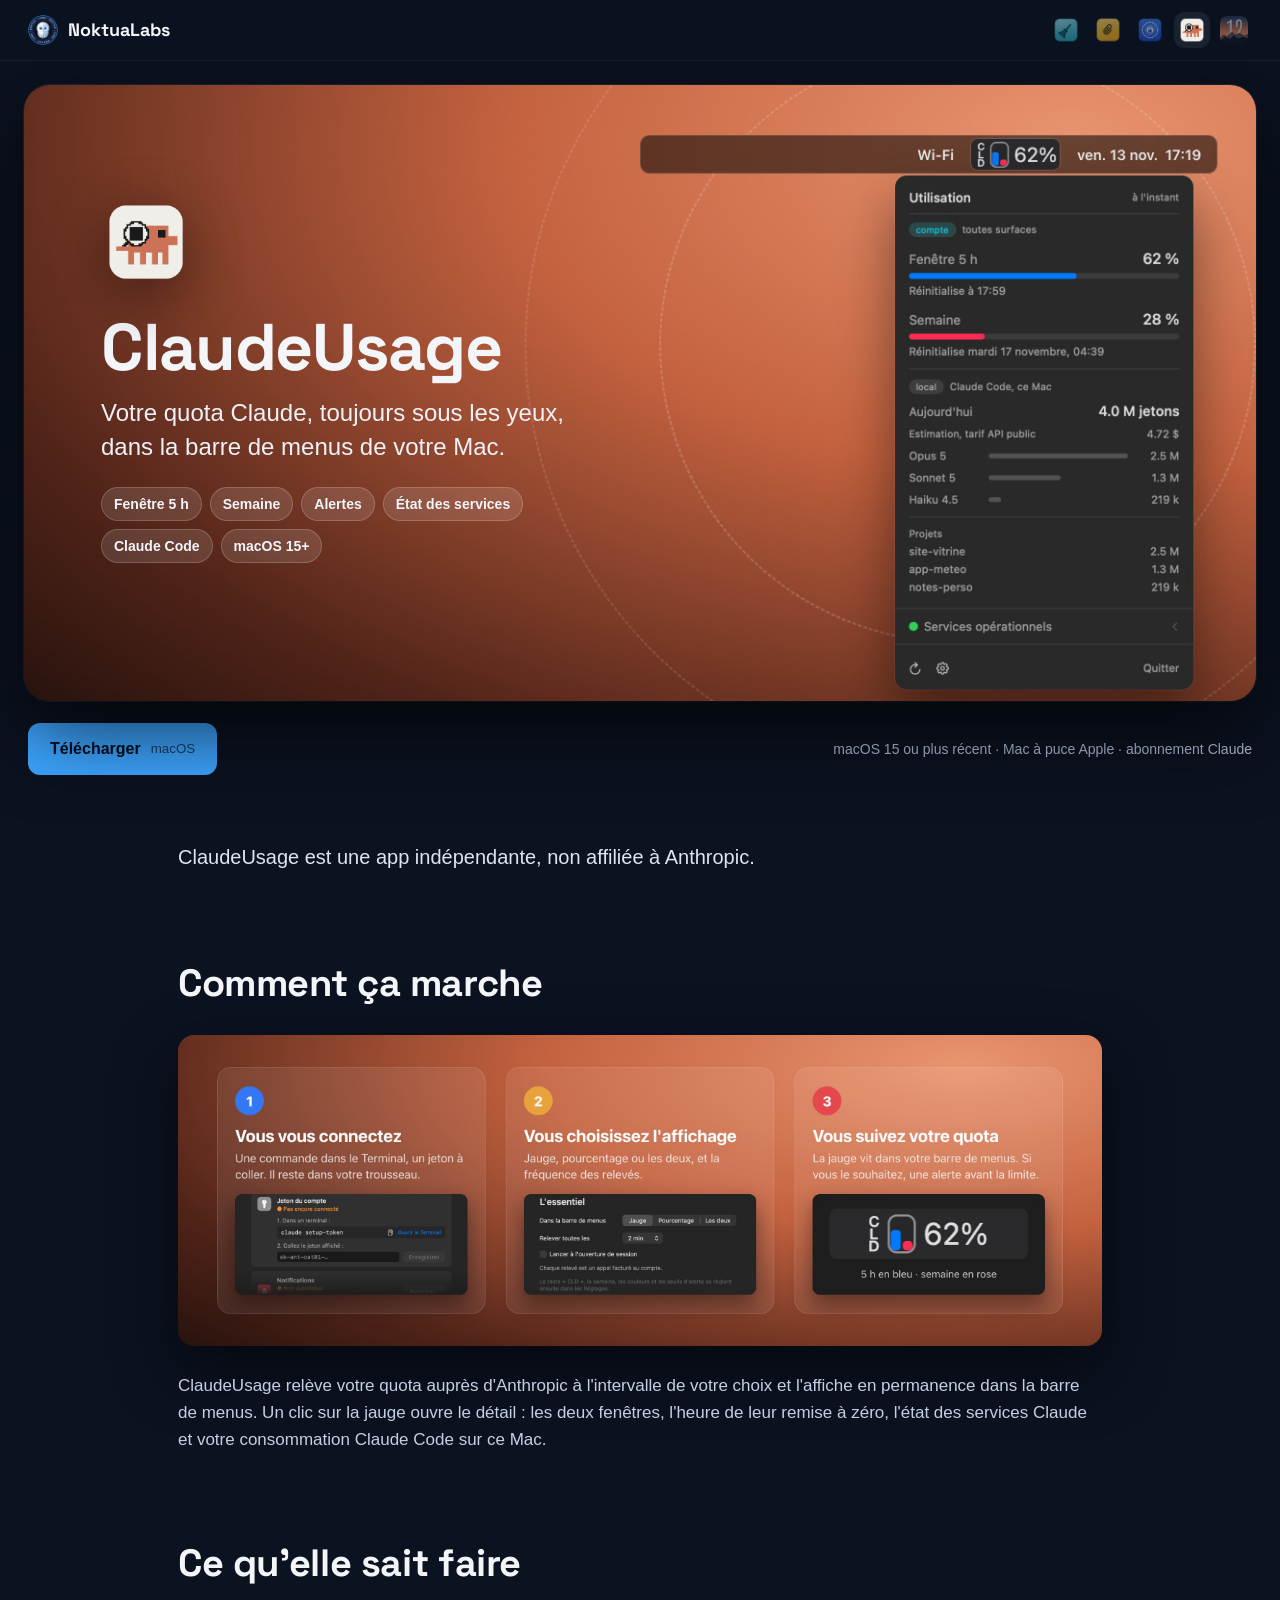
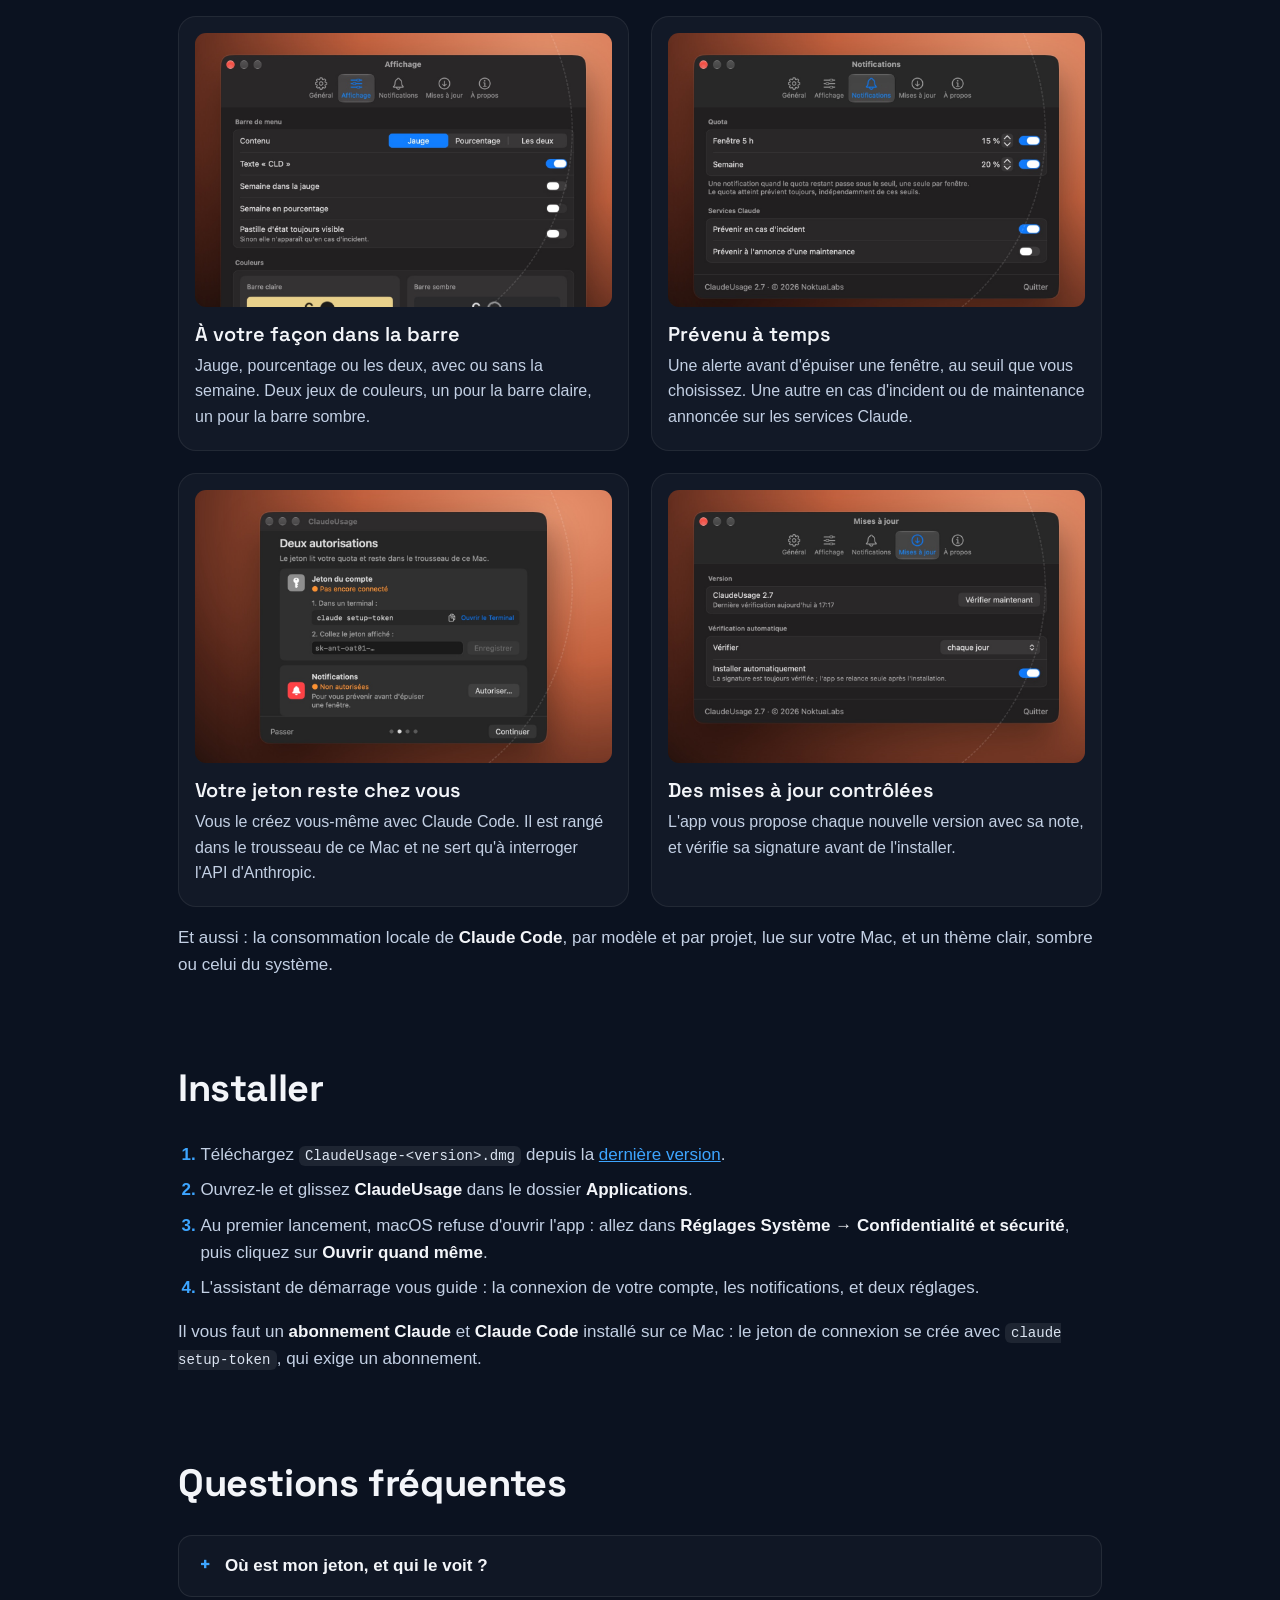
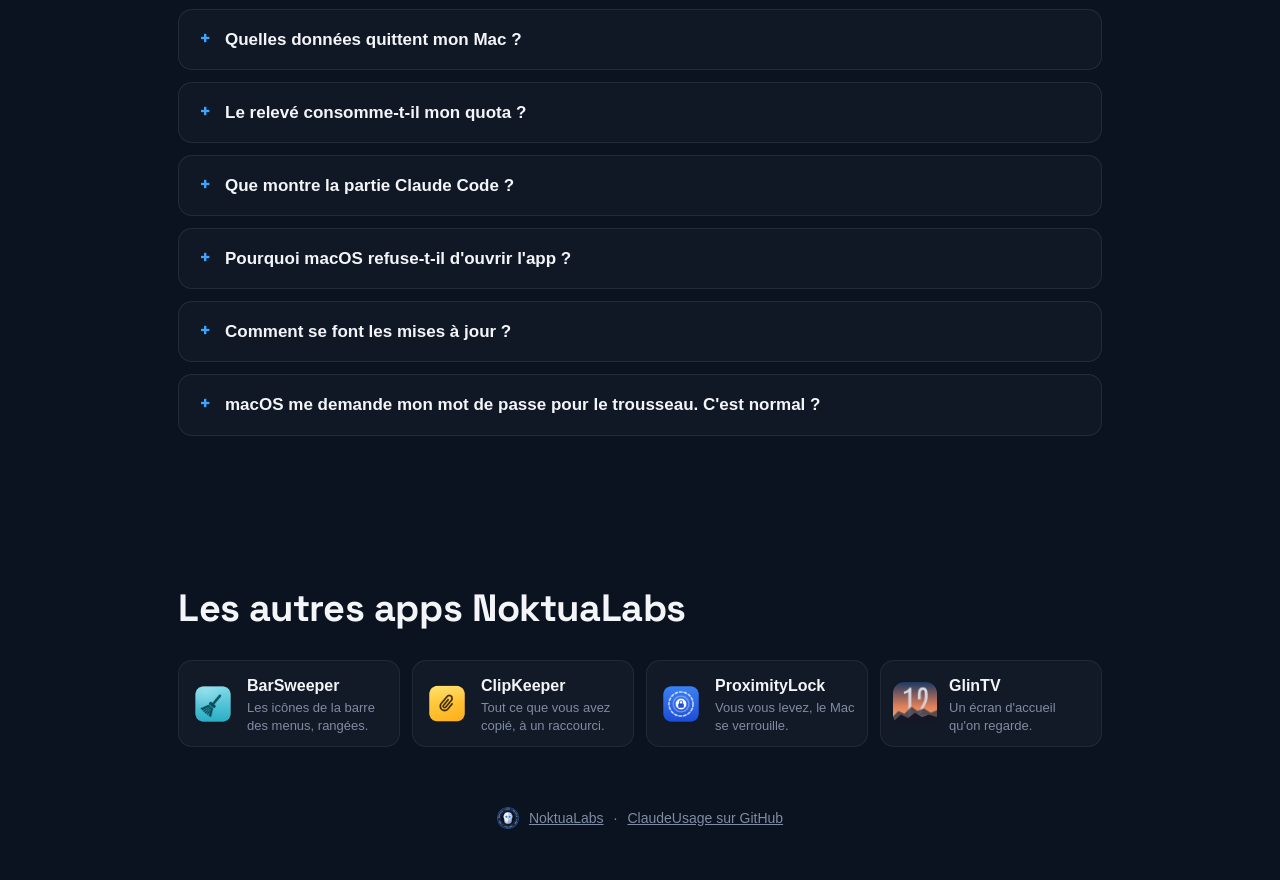
<file: claudeusage/index.html>
<!doctype html>
<html lang="fr">
<head>
<meta charset="utf-8">
<meta name="viewport" content="width=device-width,initial-scale=1">
<title>ClaudeUsage — votre quota Claude dans la barre des menus du Mac | NoktuaLabs</title>
<meta name="description" content="Votre quota Claude, toujours sous les yeux, dans la barre de menus de votre Mac. macOS 15 ou plus récent · Mac à puce Apple · abonnement Claude.">
<link rel="canonical" href="https://noktualabs.github.io/claudeusage/">
<link rel="icon" type="image/png" href="../assets/badge.png">
<meta property="og:type" content="website">
<meta property="og:site_name" content="NoktuaLabs">
<meta property="og:locale" content="fr_FR">
<meta property="og:url" content="https://noktualabs.github.io/claudeusage/">
<meta property="og:title" content="ClaudeUsage — votre quota Claude dans la barre des menus du Mac">
<meta property="og:description" content="Votre quota Claude, toujours sous les yeux, dans la barre de menus de votre Mac. macOS 15 ou plus récent · Mac à puce Apple · abonnement Claude.">
<meta property="og:image" content="https://noktualabs.github.io/claudeusage/images/apercu.jpg">
<meta property="og:image:width" content="1200">
<meta property="og:image:height" content="600">
<meta name="twitter:card" content="summary_large_image">
<meta name="twitter:title" content="ClaudeUsage — votre quota Claude dans la barre des menus du Mac">
<meta name="twitter:description" content="Votre quota Claude, toujours sous les yeux, dans la barre de menus de votre Mac. macOS 15 ou plus récent · Mac à puce Apple · abonnement Claude.">
<meta name="twitter:image" content="https://noktualabs.github.io/claudeusage/images/apercu.jpg">
<link rel="stylesheet" href="../assets/app.css">
</head>
<body>
<nav class="nav"><a class="marque" href="../"><img src="../assets/badge.png" alt="">NoktuaLabs</a><div class="apps"><a href="../barsweeper/" title="BarSweeper"><img src="../assets/ic-barsweeper.png" alt="BarSweeper"></a><a href="../clipkeeper/" title="ClipKeeper"><img src="../assets/ic-clipkeeper.png" alt="ClipKeeper"></a><a href="../proximitylock/" title="ProximityLock"><img src="../assets/ic-proximitylock.png" alt="ProximityLock"></a><a href="../claudeusage/" class="ici" title="ClaudeUsage"><img src="../assets/ic-claudeusage.png" alt="ClaudeUsage"></a><a href="../glintv/" title="GlinTV"><img src="../assets/ic-glintv.png" alt="GlinTV"></a></div></nav>

<header class="tete">
  <div class="cadre" style="--fond:url(../claudeusage/images/hero-ecran.jpg)">
    <div class="bloc">
      <img class="icone" src="../assets/ic-claudeusage.png" alt="">
      <h1>ClaudeUsage</h1>
      <p class="accroche">Votre quota Claude, toujours sous les yeux, dans la barre de menus de votre Mac.</p>
      <div class="puces"><span>Fenêtre 5 h</span><span>Semaine</span><span>Alertes</span><span>État des services</span><span>Claude Code</span><span>macOS 15+</span></div>
    </div>
  </div>
  <div class="sous"><div class="actions"><a class="dl" href="https://github.com/NoktuaLabs/ClaudeUsage-releases/releases/latest">Télécharger <small>macOS</small></a></div><p class="exigences">macOS 15 ou plus récent · Mac à puce Apple · abonnement Claude</p></div>
  
</header>

<main>
<p class="intro">ClaudeUsage est une app indépendante, non affiliée à Anthropic.</p>
<h2 id="comment-ca-marche">Comment ça marche</h2>
<img class="etapes" loading="lazy" src="images/etapes.jpg" alt="Se connecter, choisir l'affichage, suivre son quota">
<p>ClaudeUsage relève votre quota auprès d'Anthropic à l'intervalle de votre choix et l'affiche en permanence dans la barre de menus. Un clic sur la jauge ouvre le détail : les deux fenêtres, l'heure de leur remise à zéro, l'état des services Claude et votre consommation Claude Code sur ce Mac.</p>
<h2 id="ce-qu-elle-sait-faire">Ce qu&#x27;elle sait faire</h2>
<div class="atouts"><div class="atout"><img loading="lazy" src="images/atout-affichage.jpg" alt="Réglages d'affichage"><br><b>À votre façon dans la barre</b><br>Jauge, pourcentage ou les deux, avec ou sans la semaine. Deux jeux de couleurs, un pour la barre claire, un pour la barre sombre.</div><div class="atout"><img loading="lazy" src="images/atout-notifications.jpg" alt="Réglages des notifications"><br><b>Prévenu à temps</b><br>Une alerte avant d'épuiser une fenêtre, au seuil que vous choisissez. Une autre en cas d'incident ou de maintenance annoncée sur les services Claude.</div><div class="atout"><img loading="lazy" src="images/atout-jeton.jpg" alt="Connexion du compte"><br><b>Votre jeton reste chez vous</b><br>Vous le créez vous-même avec Claude Code. Il est rangé dans le trousseau de ce Mac et ne sert qu'à interroger l'API d'Anthropic.</div><div class="atout"><img loading="lazy" src="images/atout-mises-a-jour.jpg" alt="Réglages des mises à jour"><br><b>Des mises à jour contrôlées</b><br>L'app vous propose chaque nouvelle version avec sa note, et vérifie sa signature avant de l'installer.</div></div>
<p>Et aussi : la consommation locale de <b>Claude Code</b>, par modèle et par projet, lue sur votre Mac, et un thème clair, sombre ou celui du système.</p>
<h2 id="installer">Installer</h2>
<ol><li>Téléchargez <code>ClaudeUsage-&lt;version&gt;.dmg</code> depuis la <a href="https://github.com/NoktuaLabs/ClaudeUsage-releases/releases/latest">dernière version</a>.</li><li>Ouvrez-le et glissez <b>ClaudeUsage</b> dans le dossier <b>Applications</b>.</li><li>Au premier lancement, macOS refuse d'ouvrir l'app : allez dans <b>Réglages Système → Confidentialité et sécurité</b>, puis cliquez sur <b>Ouvrir quand même</b>.</li><li>L'assistant de démarrage vous guide : la connexion de votre compte, les notifications, et deux réglages.</li></ol>
<p>Il vous faut un <b>abonnement Claude</b> et <b>Claude Code</b> installé sur ce Mac : le jeton de connexion se crée avec <code>claude setup-token</code>, qui exige un abonnement.</p>
<h2 id="questions-frequentes">Questions fréquentes</h2>
<details>
<summary><b>Où est mon jeton, et qui le voit ?</b></summary>
<p>Vous créez le jeton vous-même, dans le Terminal, avec la commande <code>claude setup-token</code>, puis vous le collez dans l'app. ClaudeUsage le range dans le <b>trousseau de ce Mac</b>, dans un élément qui lui est propre, lisible seulement quand votre session est déverrouillée et jamais synchronisé vers un autre appareil. Il ne lit pas les identifiants de Claude Code.</p>
<p>Le jeton ne part que vers l'API d'Anthropic, pour lire votre quota. Il est valable un an ; s'il est révoqué ou expiré, l'app vous le dit et vous redonne la marche à suivre. </p>
</details>
<details>
<summary><b>Quelles données quittent mon Mac ?</b></summary>
<p>L'app contacte trois adresses, et seulement elles :</p>
<ul><li><b>l'API d'Anthropic</b>, avec votre jeton, pour relever votre quota ;</li><li><b>status.claude.com</b>, la page publique d'état des services Claude ;</li><li><b>GitHub</b>, pour savoir s'il existe une nouvelle version.</li></ul>
<p>Votre consommation Claude Code est calculée à partir des journaux que Claude Code écrit sur votre Mac. Elle n'est envoyée nulle part. Pas de compte NoktuaLabs, pas de statistiques d'usage. </p>
</details>
<details>
<summary><b>Le relevé consomme-t-il mon quota ?</b></summary>
<p>Un tout petit peu. Anthropic ne donne le quota qu'en réponse à une vraie requête : chaque relevé envoie donc la plus petite demande possible au modèle le plus léger, avec une réponse limitée à un seul jeton. C'est pour cela que l'intervalle se règle, de 90 secondes à 15 minutes ; il est de 2 minutes par défaut. </p>
</details>
<details>
<summary><b>Que montre la partie Claude Code ?</b></summary>
<p>Ce que Claude Code a consommé sur ce Mac : aujourd'hui, par modèle et par projet. Le montant affiché est une <b>estimation au tarif public de l'API</b>, un simple repère : un abonnement Claude n'est pas facturé au jeton. Cette partie ne concerne que ce Mac ; la jauge, elle, compte tout votre compte. </p>
</details>
<details>
<summary><b>Pourquoi macOS refuse-t-il d'ouvrir l'app ?</b></summary>
<p>ClaudeUsage n'est pas distribuée par l'App Store et n'est pas notarisée par Apple. Au premier lancement, macOS la bloque par précaution. Pour l'autoriser une fois pour toutes :</p>
<ol><li>Essayez d'ouvrir ClaudeUsage, puis fermez le message d'avertissement.</li><li>Ouvrez <b>Réglages Système → Confidentialité et sécurité</b>.</li><li>En bas, à côté de la mention de ClaudeUsage, cliquez sur <b>Ouvrir quand même</b>, puis confirmez.</li></ol>
<p>Vous n'aurez plus à le refaire. </p>
</details>
<details>
<summary><b>Comment se font les mises à jour ?</b></summary>
<p>Chaque version est publiée sur GitHub, avec sa note de version. L'app vérifie d'elle-même s'il en existe une plus récente — chaque jour par défaut — et vous la propose. Vous pouvez l'installer, la remettre à plus tard ou l'ignorer.</p>
<p>Avant de remplacer quoi que ce soit, elle vérifie que la nouvelle version est <b>signée par le même certificat</b> qu'elle et qu'elle porte bien le numéro annoncé. Sinon, elle refuse et vous dit pourquoi. Si vous préférez ne plus vous en occuper, cochez <b>Installer automatiquement</b> dans les Réglages : les mêmes contrôles s'appliquent, puis l'app se relance seule. </p>
</details>
<details>
<summary><b>macOS me demande mon mot de passe pour le trousseau. C'est normal ?</b></summary>
<p>Cela peut arriver après une mise à jour : macOS veut confirmer que la nouvelle version a le droit de lire le jeton rangé par l'ancienne. ClaudeUsage vous prévient avant avec un écran qui l'explique. Répondez <b>Toujours autoriser</b>, sinon la demande reviendra à chaque relevé. </p>
</details>

</main>

<section class="autres"><h2>Les autres apps NoktuaLabs</h2><div class="liste"><a href="../barsweeper/"><img src="../assets/ic-barsweeper.png" alt=""><div><b>BarSweeper</b><span>Les icônes de la barre des menus, rangées.</span></div></a><a href="../clipkeeper/"><img src="../assets/ic-clipkeeper.png" alt=""><div><b>ClipKeeper</b><span>Tout ce que vous avez copié, à un raccourci.</span></div></a><a href="../proximitylock/"><img src="../assets/ic-proximitylock.png" alt=""><div><b>ProximityLock</b><span>Vous vous levez, le Mac se verrouille.</span></div></a><a href="../glintv/"><img src="../assets/ic-glintv.png" alt=""><div><b>GlinTV</b><span>Un écran d'accueil qu'on regarde.</span></div></a></div></section>

<footer><img src="../assets/badge.png" alt=""><a href="../">NoktuaLabs</a> · <a href="https://github.com/NoktuaLabs/ClaudeUsage-releases">ClaudeUsage sur GitHub</a></footer>
</body>
</html>
</file>
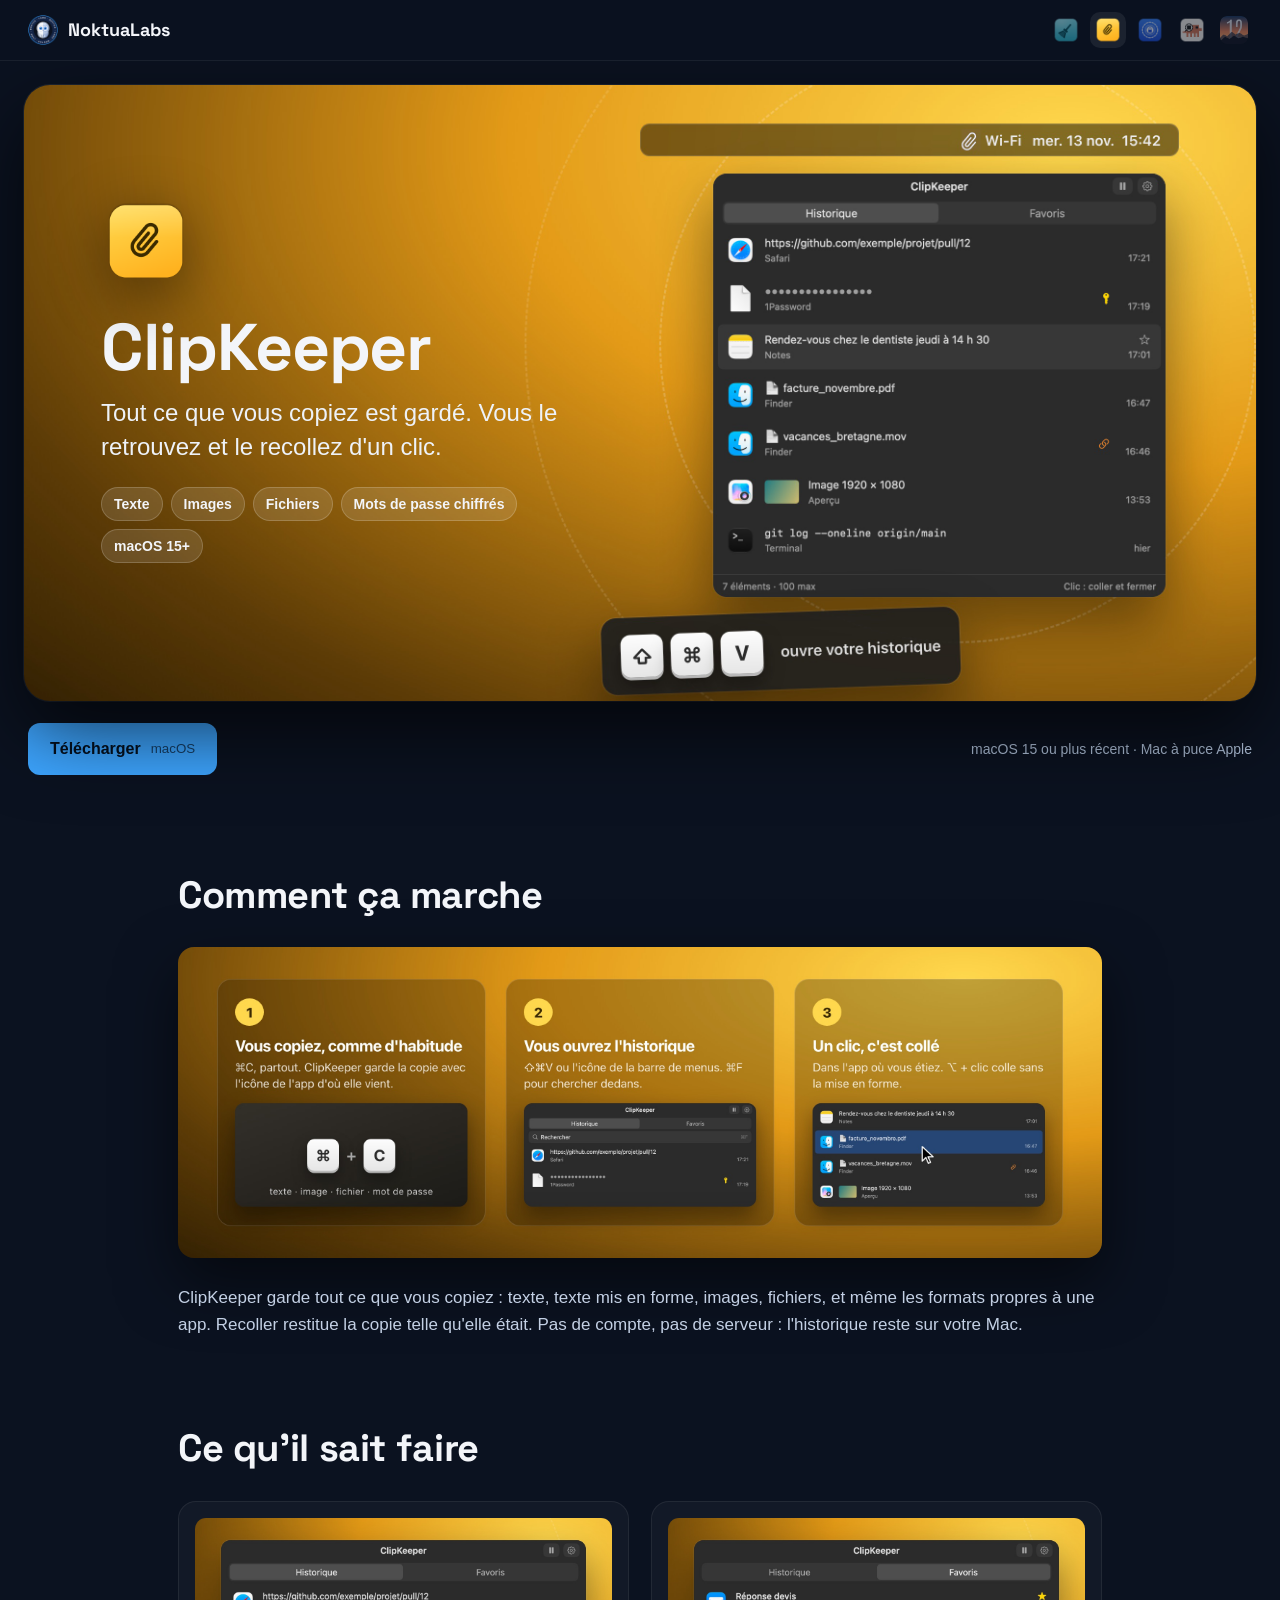
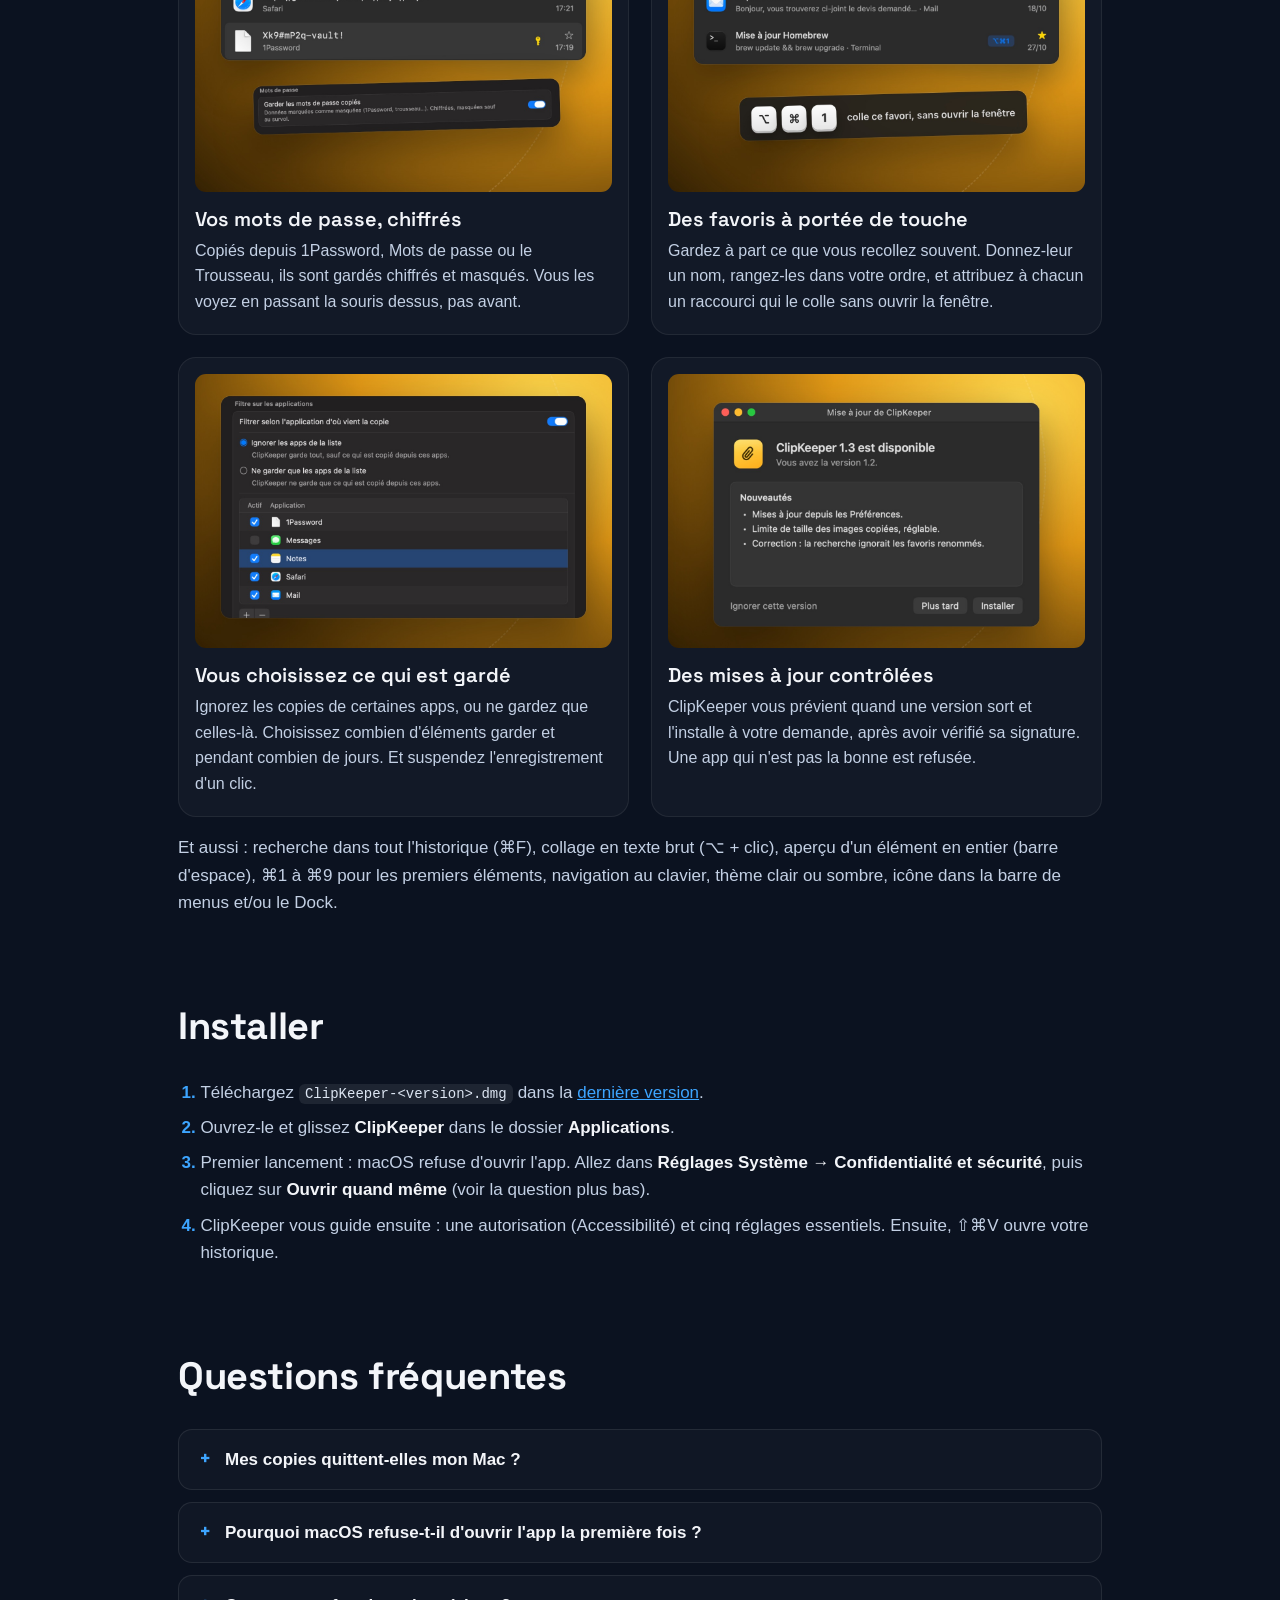
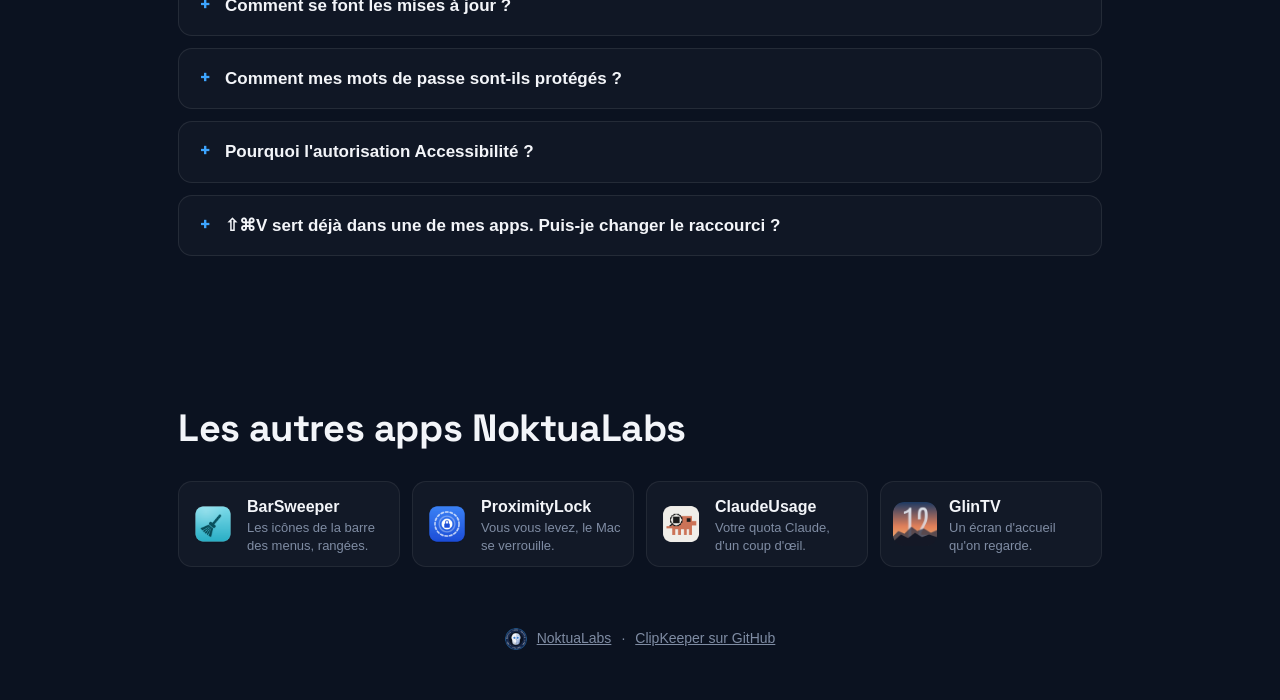
<file: clipkeeper/index.html>
<!doctype html>
<html lang="fr">
<head>
<meta charset="utf-8">
<meta name="viewport" content="width=device-width,initial-scale=1">
<title>ClipKeeper — l&#x27;historique du presse-papiers du Mac | NoktuaLabs</title>
<meta name="description" content="Tout ce que vous copiez est gardé. Vous le retrouvez et le recollez d&#x27;un clic. macOS 15 ou plus récent · Mac à puce Apple.">
<link rel="canonical" href="https://noktualabs.github.io/clipkeeper/">
<link rel="icon" type="image/png" href="../assets/badge.png">
<meta property="og:type" content="website">
<meta property="og:site_name" content="NoktuaLabs">
<meta property="og:locale" content="fr_FR">
<meta property="og:url" content="https://noktualabs.github.io/clipkeeper/">
<meta property="og:title" content="ClipKeeper — l&#x27;historique du presse-papiers du Mac">
<meta property="og:description" content="Tout ce que vous copiez est gardé. Vous le retrouvez et le recollez d&#x27;un clic. macOS 15 ou plus récent · Mac à puce Apple.">
<meta property="og:image" content="https://noktualabs.github.io/clipkeeper/images/apercu.jpg">
<meta property="og:image:width" content="1200">
<meta property="og:image:height" content="600">
<meta name="twitter:card" content="summary_large_image">
<meta name="twitter:title" content="ClipKeeper — l&#x27;historique du presse-papiers du Mac">
<meta name="twitter:description" content="Tout ce que vous copiez est gardé. Vous le retrouvez et le recollez d&#x27;un clic. macOS 15 ou plus récent · Mac à puce Apple.">
<meta name="twitter:image" content="https://noktualabs.github.io/clipkeeper/images/apercu.jpg">
<link rel="stylesheet" href="../assets/app.css">
</head>
<body>
<nav class="nav"><a class="marque" href="../"><img src="../assets/badge.png" alt="">NoktuaLabs</a><div class="apps"><a href="../barsweeper/" title="BarSweeper"><img src="../assets/ic-barsweeper.png" alt="BarSweeper"></a><a href="../clipkeeper/" class="ici" title="ClipKeeper"><img src="../assets/ic-clipkeeper.png" alt="ClipKeeper"></a><a href="../proximitylock/" title="ProximityLock"><img src="../assets/ic-proximitylock.png" alt="ProximityLock"></a><a href="../claudeusage/" title="ClaudeUsage"><img src="../assets/ic-claudeusage.png" alt="ClaudeUsage"></a><a href="../glintv/" title="GlinTV"><img src="../assets/ic-glintv.png" alt="GlinTV"></a></div></nav>

<header class="tete">
  <div class="cadre" style="--fond:url(../clipkeeper/images/hero-ecran.jpg)">
    <div class="bloc">
      <img class="icone" src="../assets/ic-clipkeeper.png" alt="">
      <h1>ClipKeeper</h1>
      <p class="accroche">Tout ce que vous copiez est gardé. Vous le retrouvez et le recollez d&#x27;un clic.</p>
      <div class="puces"><span>Texte</span><span>Images</span><span>Fichiers</span><span>Mots de passe chiffrés</span><span>macOS 15+</span></div>
    </div>
  </div>
  <div class="sous"><div class="actions"><a class="dl" href="https://github.com/NoktuaLabs/ClipKeeper-releases/releases/latest">Télécharger <small>macOS</small></a></div><p class="exigences">macOS 15 ou plus récent · Mac à puce Apple</p></div>
  
</header>

<main>
<h2 id="comment-ca-marche">Comment ça marche</h2>
<img class="etapes" loading="lazy" src="images/etapes.jpg" alt="Trois temps : vous copiez, vous ouvrez l'historique, un clic colle">
<p>ClipKeeper garde tout ce que vous copiez : texte, texte mis en forme, images, fichiers, et même les formats propres à une app. Recoller restitue la copie telle qu'elle était. Pas de compte, pas de serveur : l'historique reste sur votre Mac.</p>
<h2 id="ce-qu-il-sait-faire">Ce qu&#x27;il sait faire</h2>
<div class="atouts"><div class="atout"><img loading="lazy" src="images/atout-motsdepasse.jpg" alt="Mot de passe affiché au survol, réglage Mots de passe"><br><b>Vos mots de passe, chiffrés</b><br>Copiés depuis 1Password, Mots de passe ou le Trousseau, ils sont gardés chiffrés et masqués. Vous les voyez en passant la souris dessus, pas avant.</div><div class="atout"><img loading="lazy" src="images/atout-favoris.jpg" alt="Onglet Favoris avec deux favoris nommés et un raccourci"><br><b>Des favoris à portée de touche</b><br>Gardez à part ce que vous recollez souvent. Donnez-leur un nom, rangez-les dans votre ordre, et attribuez à chacun un raccourci qui le colle sans ouvrir la fenêtre.</div><div class="atout"><img loading="lazy" src="images/atout-filtres.jpg" alt="Volet Filtres : liste d'applications ignorées"><br><b>Vous choisissez ce qui est gardé</b><br>Ignorez les copies de certaines apps, ou ne gardez que celles-là. Choisissez combien d'éléments garder et pendant combien de jours. Et suspendez l'enregistrement d'un clic.</div><div class="atout"><img loading="lazy" src="images/atout-mises-a-jour.jpg" alt="Fenêtre « ClipKeeper 1.3 est disponible »"><br><b>Des mises à jour contrôlées</b><br>ClipKeeper vous prévient quand une version sort et l'installe à votre demande, après avoir vérifié sa signature. Une app qui n'est pas la bonne est refusée.</div></div>
<p>Et aussi : recherche dans tout l'historique (⌘F), collage en texte brut (⌥ + clic), aperçu d'un élément en entier (barre d'espace), ⌘1 à ⌘9 pour les premiers éléments, navigation au clavier, thème clair ou sombre, icône dans la barre de menus et/ou le Dock.</p>
<h2 id="installer">Installer</h2>
<ol><li>Téléchargez <code>ClipKeeper-&lt;version&gt;.dmg</code> dans la <a href="https://github.com/NoktuaLabs/ClipKeeper-releases/releases/latest">dernière version</a>.</li><li>Ouvrez-le et glissez <b>ClipKeeper</b> dans le dossier <b>Applications</b>.</li><li>Premier lancement : macOS refuse d'ouvrir l'app. Allez dans <b>Réglages Système → Confidentialité et sécurité</b>, puis cliquez sur <b>Ouvrir quand même</b> (voir la question plus bas).</li><li>ClipKeeper vous guide ensuite : une autorisation (Accessibilité) et cinq réglages essentiels. Ensuite, ⇧⌘V ouvre votre historique.</li></ol>
<h2 id="questions-frequentes">Questions fréquentes</h2>
<details>
<summary><b>Mes copies quittent-elles mon Mac ?</b></summary>
<p>Non. L'historique est rangé dans votre dossier utilisateur (<code>Bibliothèque/Application Support/ClipKeeper</code>), et nulle part ailleurs. ClipKeeper n'a ni compte ni serveur.</p>
<p>Sa seule connexion à Internet sert aux mises à jour : il lit la liste des versions publiées sur GitHub, et télécharge la nouvelle version quand vous l'acceptez.</p>
<p>Les mots de passe sont chiffrés (voir plus bas). Le reste de l'historique n'a pas de chiffrement propre à ClipKeeper : il est protégé comme vos autres fichiers, par votre session et par FileVault si vous l'avez activé. </p>
</details>
<details>
<summary><b>Pourquoi macOS refuse-t-il d'ouvrir l'app la première fois ?</b></summary>
<p>ClipKeeper n'est pas distribué par l'App Store, et sa signature n'est pas certifiée par Apple. Au premier lancement, macOS l'arrête donc par précaution.</p>
<p>Pour l'ouvrir : <b>Réglages Système → Confidentialité et sécurité</b>, descendez jusqu'au message sur ClipKeeper, puis cliquez sur <b>Ouvrir quand même</b> et confirmez. Vous ne le faites qu'une fois : les mises à jour suivantes passent par ClipKeeper lui-même. </p>
</details>
<details>
<summary><b>Comment se font les mises à jour ?</b></summary>
<p>ClipKeeper vérifie s'il existe une nouvelle version : chaque jour par défaut, ou au lancement, chaque semaine, ou seulement quand vous cliquez sur <b>Vérifier maintenant</b> (Préférences → Mises à jour).</p>
<p>Quand une version sort, il vous montre ses nouveautés. Vous choisissez : <b>Installer</b>, <b>Plus tard</b> ou <b>Ignorer cette version</b>. Une option permet aussi de les installer automatiquement.</p>
<p>Avant d'installer, ClipKeeper contrôle la nouvelle app : elle doit porter la même signature que celle que vous avez, et le numéro de version annoncé. Sinon, elle est refusée et rien ne change. Ensuite, ClipKeeper se ferme, se remplace et se relance. Vos réglages et vos autorisations restent.</p>
<p>Si vous avez une version antérieure à 1.3, installez la nouvelle à la main une dernière fois : glissez-la dans Applications en remplaçant l'ancienne. </p>
</details>
<details>
<summary><b>Comment mes mots de passe sont-ils protégés ?</b></summary>
<p>ClipKeeper reconnaît un mot de passe à la marque que posent 1Password et la plupart des gestionnaires, ou à l'app d'où il vient (Mots de passe, Trousseau d'accès).</p>
<ul><li>Il est chiffré (AES-256) avant d'être rangé. La clé est dans le trousseau de votre Mac, pas avec l'historique.</li><li>Dans la liste, il est masqué : seize points, sans révéler sa longueur. Il s'affiche en clair quand vous passez la souris dessus.</li><li>Il n'apparaît jamais dans l'aperçu, et la recherche ne lit pas son contenu.</li><li>Si macOS doit redemander l'accès au trousseau, ClipKeeper vous le dit d'abord sur un écran à lui : pas de fenêtre système par surprise.</li></ul>
<p>Vous préférez ne pas les garder ? Désactivez <b>Garder les mots de passe copiés</b> (Préférences → Filtres). Les mots de passe déjà gardés et leur clé sont alors effacés, après confirmation. </p>
</details>
<details>
<summary><b>Pourquoi l'autorisation Accessibilité ?</b></summary>
<p>Pour coller à votre place. Quand vous cliquez sur un élément, ClipKeeper le remet dans le presse-papiers, puis tape ⌘V dans l'app où vous étiez. macOS réserve ce geste aux apps autorisées dans <b>Réglages Système → Confidentialité et sécurité → Accessibilité</b>.</p>
<p>Sans elle, ClipKeeper marche quand même : un clic remet l'élément dans le presse-papiers, et vous faites ⌘V vous-même. Vous pouvez aussi régler le clic sur « copie seulement ». </p>
</details>
<details>
<summary><b>⇧⌘V sert déjà dans une de mes apps. Puis-je changer le raccourci ?</b></summary>
<p>Oui, dans <b>Préférences → Raccourcis</b> : cliquez sur le raccourci, puis tapez la nouvelle combinaison. Par défaut, ⇧⌘V remplace le « coller sans mise en forme » de Chrome, Slack ou Google Docs. ClipKeeper a d'ailleurs le sien : ⌥ + clic sur un élément. </p>
</details>

</main>

<section class="autres"><h2>Les autres apps NoktuaLabs</h2><div class="liste"><a href="../barsweeper/"><img src="../assets/ic-barsweeper.png" alt=""><div><b>BarSweeper</b><span>Les icônes de la barre des menus, rangées.</span></div></a><a href="../proximitylock/"><img src="../assets/ic-proximitylock.png" alt=""><div><b>ProximityLock</b><span>Vous vous levez, le Mac se verrouille.</span></div></a><a href="../claudeusage/"><img src="../assets/ic-claudeusage.png" alt=""><div><b>ClaudeUsage</b><span>Votre quota Claude, d'un coup d'œil.</span></div></a><a href="../glintv/"><img src="../assets/ic-glintv.png" alt=""><div><b>GlinTV</b><span>Un écran d'accueil qu'on regarde.</span></div></a></div></section>

<footer><img src="../assets/badge.png" alt=""><a href="../">NoktuaLabs</a> · <a href="https://github.com/NoktuaLabs/ClipKeeper-releases">ClipKeeper sur GitHub</a></footer>
</body>
</html>
</file>
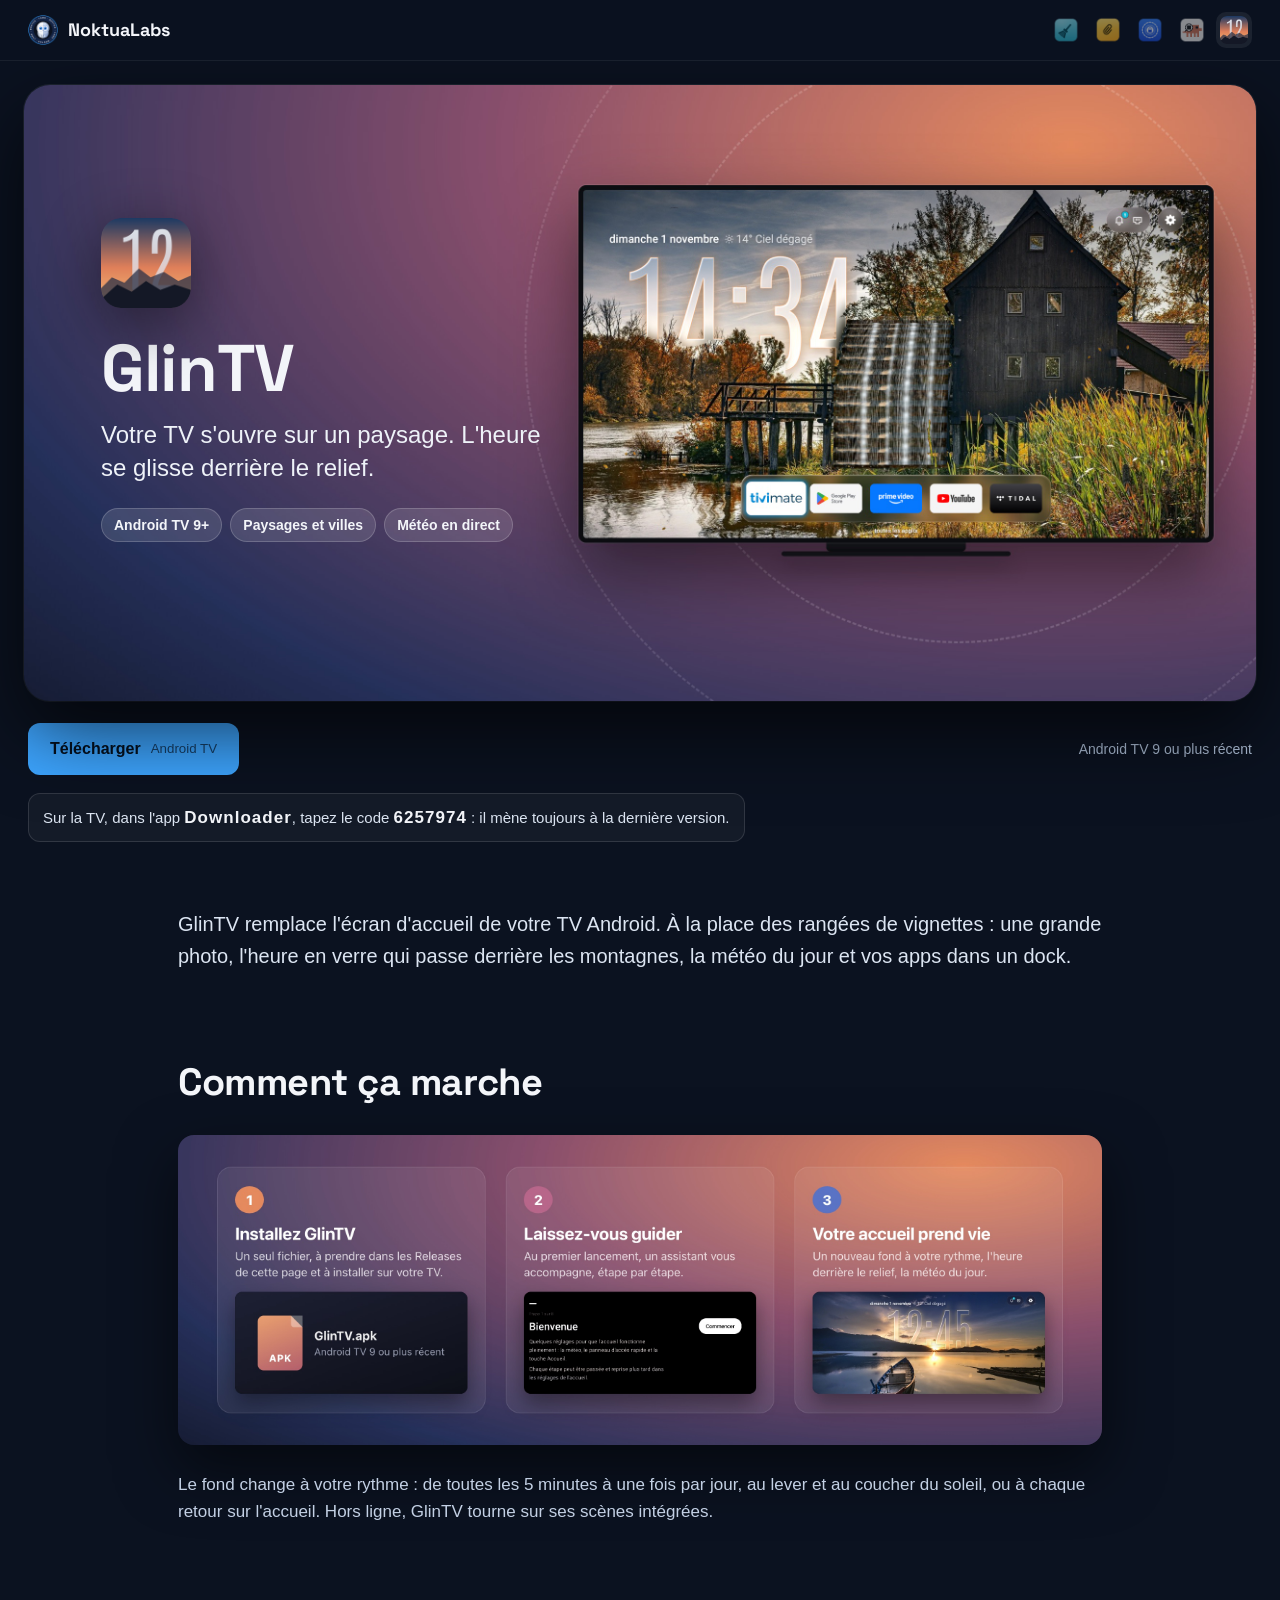
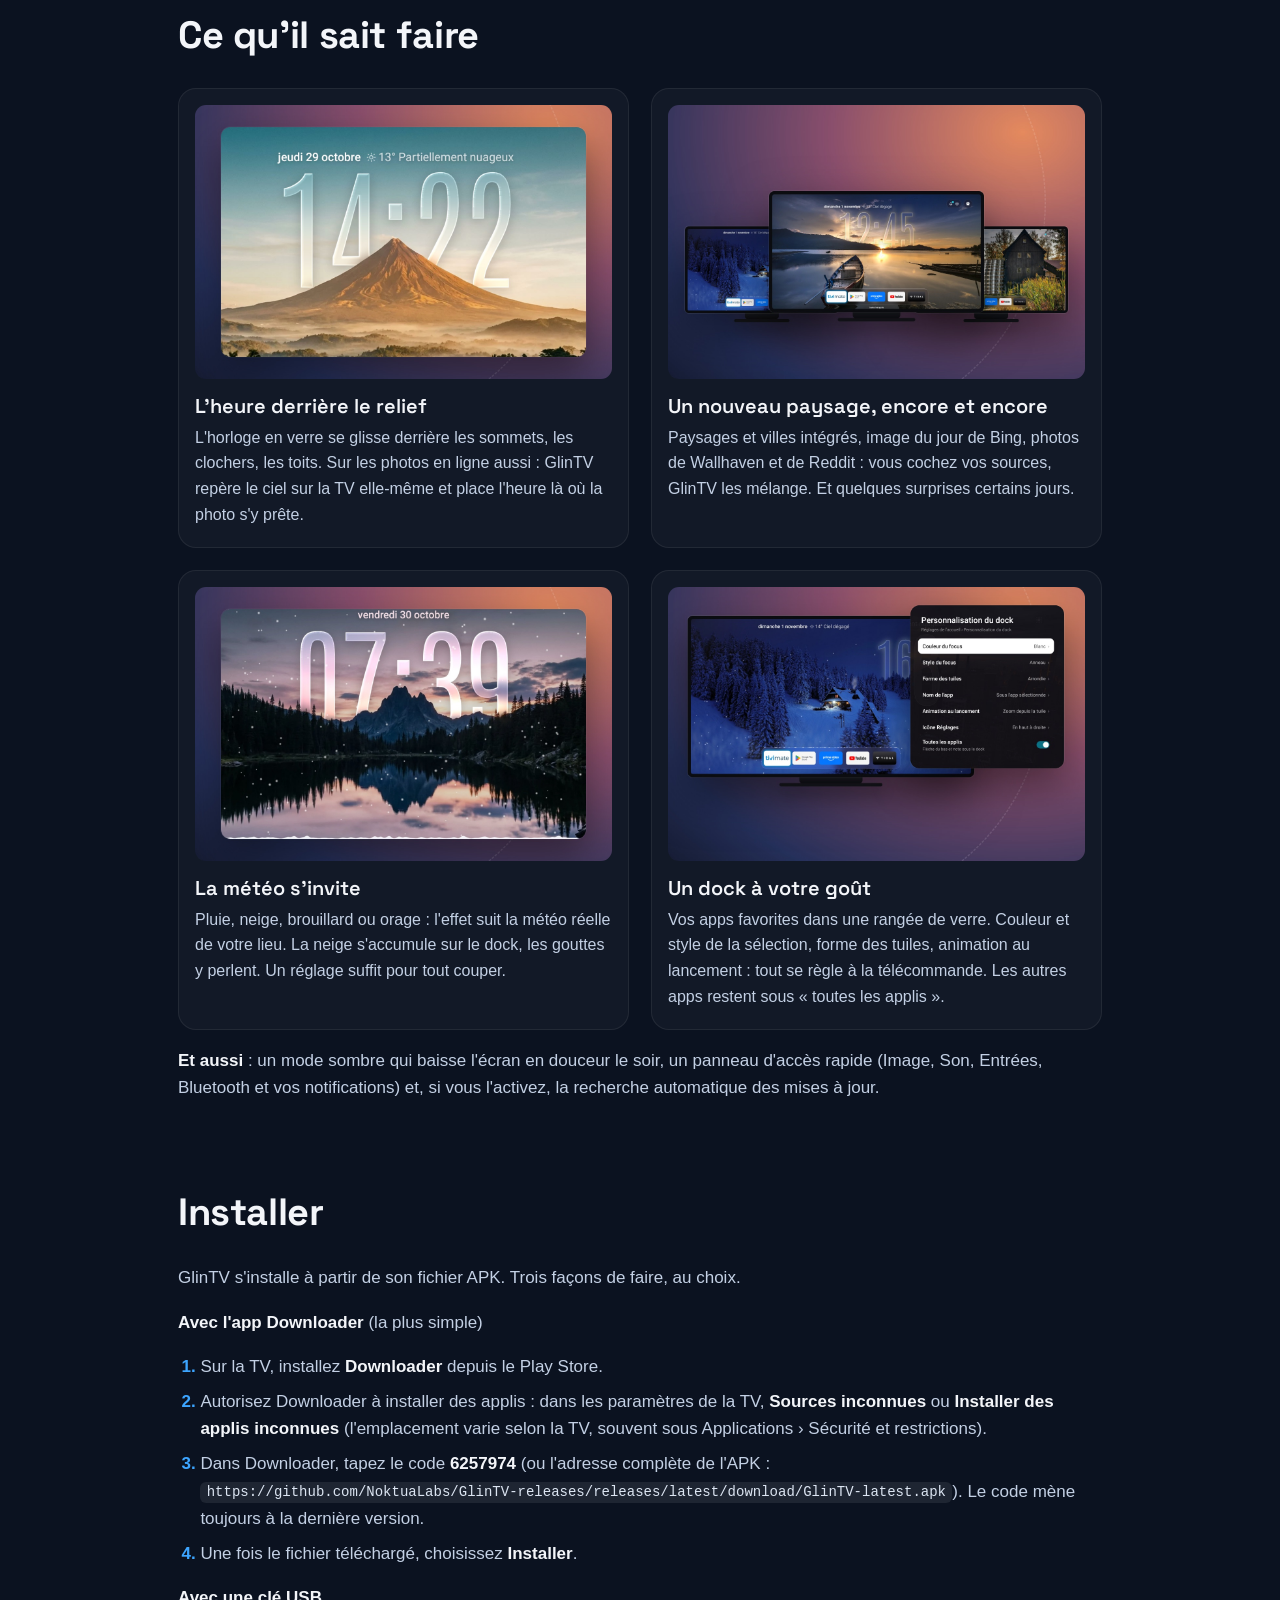
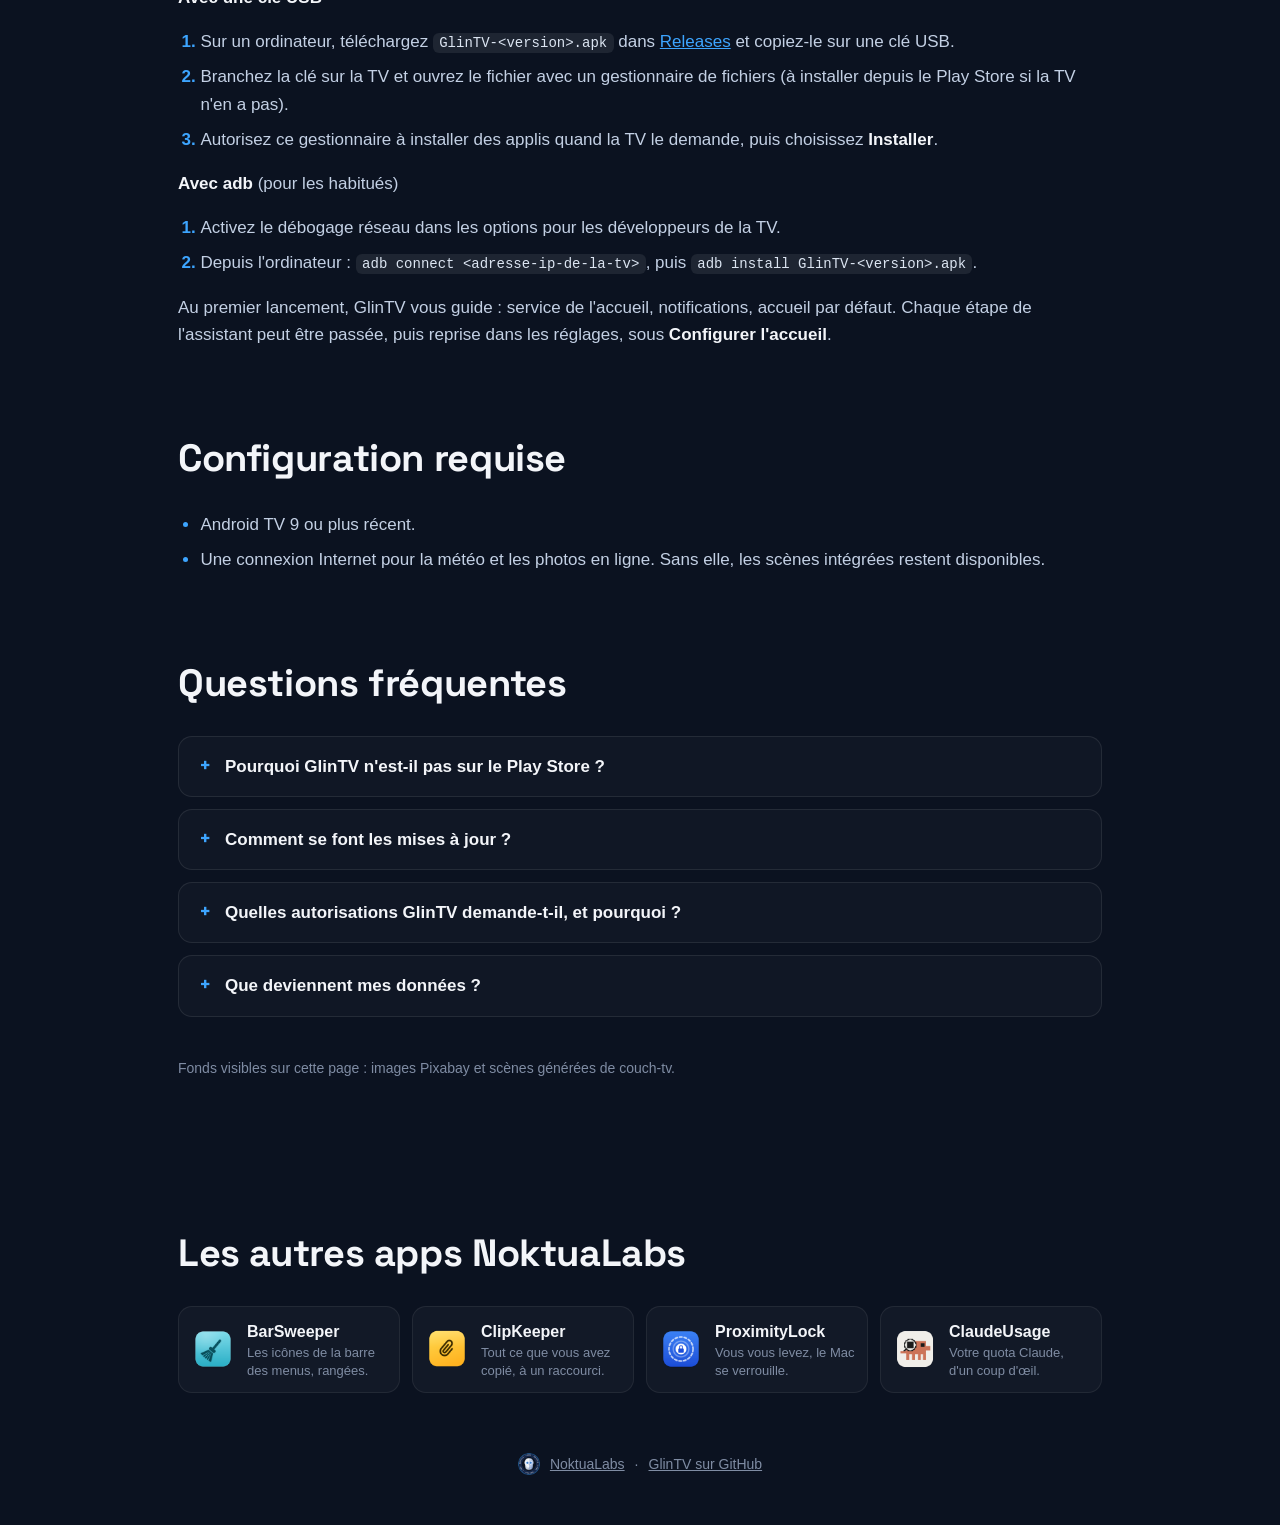
<file: glintv/index.html>
<!doctype html>
<html lang="fr">
<head>
<meta charset="utf-8">
<meta name="viewport" content="width=device-width,initial-scale=1">
<title>GlinTV — un écran d&#x27;accueil Android TV avec l&#x27;heure derrière le relief | NoktuaLabs</title>
<meta name="description" content="Votre TV s&#x27;ouvre sur un paysage. L&#x27;heure se glisse derrière le relief. Android TV 9 ou plus récent.">
<link rel="canonical" href="https://noktualabs.github.io/glintv/">
<link rel="icon" type="image/png" href="../assets/badge.png">
<meta property="og:type" content="website">
<meta property="og:site_name" content="NoktuaLabs">
<meta property="og:locale" content="fr_FR">
<meta property="og:url" content="https://noktualabs.github.io/glintv/">
<meta property="og:title" content="GlinTV — un écran d&#x27;accueil Android TV avec l&#x27;heure derrière le relief">
<meta property="og:description" content="Votre TV s&#x27;ouvre sur un paysage. L&#x27;heure se glisse derrière le relief. Android TV 9 ou plus récent.">
<meta property="og:image" content="https://noktualabs.github.io/glintv/images/apercu.jpg">
<meta property="og:image:width" content="1200">
<meta property="og:image:height" content="600">
<meta name="twitter:card" content="summary_large_image">
<meta name="twitter:title" content="GlinTV — un écran d&#x27;accueil Android TV avec l&#x27;heure derrière le relief">
<meta name="twitter:description" content="Votre TV s&#x27;ouvre sur un paysage. L&#x27;heure se glisse derrière le relief. Android TV 9 ou plus récent.">
<meta name="twitter:image" content="https://noktualabs.github.io/glintv/images/apercu.jpg">
<link rel="stylesheet" href="../assets/app.css">
</head>
<body>
<nav class="nav"><a class="marque" href="../"><img src="../assets/badge.png" alt="">NoktuaLabs</a><div class="apps"><a href="../barsweeper/" title="BarSweeper"><img src="../assets/ic-barsweeper.png" alt="BarSweeper"></a><a href="../clipkeeper/" title="ClipKeeper"><img src="../assets/ic-clipkeeper.png" alt="ClipKeeper"></a><a href="../proximitylock/" title="ProximityLock"><img src="../assets/ic-proximitylock.png" alt="ProximityLock"></a><a href="../claudeusage/" title="ClaudeUsage"><img src="../assets/ic-claudeusage.png" alt="ClaudeUsage"></a><a href="../glintv/" class="ici" title="GlinTV"><img src="../assets/ic-glintv.png" alt="GlinTV"></a></div></nav>

<header class="tete">
  <div class="cadre" style="--fond:url(../glintv/images/hero-ecran.jpg)">
    <div class="bloc">
      <img class="icone" src="../assets/ic-glintv.png" alt="">
      <h1>GlinTV</h1>
      <p class="accroche">Votre TV s&#x27;ouvre sur un paysage. L&#x27;heure se glisse derrière le relief.</p>
      <div class="puces"><span>Android TV 9+</span><span>Paysages et villes</span><span>Météo en direct</span></div>
    </div>
  </div>
  <div class="sous"><div class="actions"><a class="dl" href="https://github.com/NoktuaLabs/GlinTV-releases/releases/latest">Télécharger <small>Android TV</small></a></div><p class="exigences">Android TV 9 ou plus récent</p></div>
  <p class="code">Sur la TV, dans l'app <b>Downloader</b>, tapez le code <b>6257974</b> : il mène toujours à la dernière version.</p>
</header>

<main>
<p class="intro">GlinTV remplace l'écran d'accueil de votre TV Android. À la place des rangées de vignettes : une grande photo, l'heure en verre qui passe derrière les montagnes, la météo du jour et vos apps dans un dock.</p>
<h2 id="comment-ca-marche">Comment ça marche</h2>
<img class="etapes" loading="lazy" src="images/etapes.jpg" alt="Trois étapes : installer, se laisser guider, profiter">
<p>Le fond change à votre rythme : de toutes les 5 minutes à une fois par jour, au lever et au coucher du soleil, ou à chaque retour sur l'accueil. Hors ligne, GlinTV tourne sur ses scènes intégrées.</p>
<h2 id="ce-qu-il-sait-faire">Ce qu&#x27;il sait faire</h2>
<div class="atouts"><div class="atout"><img loading="lazy" src="images/atout-profondeur.jpg" alt="L'heure derrière un volcan"><br><b>L'heure derrière le relief</b><br>L'horloge en verre se glisse derrière les sommets, les clochers, les toits. Sur les photos en ligne aussi : GlinTV repère le ciel sur la TV elle-même et place l'heure là où la photo s'y prête.</div><div class="atout"><img loading="lazy" src="images/atout-saisons.jpg" alt="Trois paysages : hiver, été, automne"><br><b>Un nouveau paysage, encore et encore</b><br>Paysages et villes intégrés, image du jour de Bing, photos de Wallhaven et de Reddit : vous cochez vos sources, GlinTV les mélange. Et quelques surprises certains jours.</div><div class="atout"><img loading="lazy" src="images/atout-meteo.jpg" alt="Neige sur un lac de montagne"><br><b>La météo s'invite</b><br>Pluie, neige, brouillard ou orage : l'effet suit la météo réelle de votre lieu. La neige s'accumule sur le dock, les gouttes y perlent. Un réglage suffit pour tout couper.</div><div class="atout"><img loading="lazy" src="images/atout-dock.jpg" alt="Le dock et ses réglages"><br><b>Un dock à votre goût</b><br>Vos apps favorites dans une rangée de verre. Couleur et style de la sélection, forme des tuiles, animation au lancement : tout se règle à la télécommande. Les autres apps restent sous « toutes les applis ».</div></div>
<p><b>Et aussi</b> : un mode sombre qui baisse l'écran en douceur le soir, un panneau d'accès rapide (Image, Son, Entrées, Bluetooth et vos notifications) et, si vous l'activez, la recherche automatique des mises à jour.</p>
<h2 id="installer">Installer</h2>
<p>GlinTV s'installe à partir de son fichier APK. Trois façons de faire, au choix.</p>
<p><b>Avec l'app Downloader</b> (la plus simple)</p>
<ol><li>Sur la TV, installez <b>Downloader</b> depuis le Play Store.</li><li>Autorisez Downloader à installer des applis : dans les paramètres de la TV, <b>Sources inconnues</b> ou <b>Installer des applis inconnues</b> (l'emplacement varie selon la TV, souvent sous Applications › Sécurité et restrictions).</li><li>Dans Downloader, tapez le code <b>6257974</b> (ou l'adresse complète de l'APK :<br><code>https://github.com/NoktuaLabs/GlinTV-releases/releases/latest/download/GlinTV-latest.apk</code>). Le code mène toujours à la dernière version.</li><li>Une fois le fichier téléchargé, choisissez <b>Installer</b>.</li></ol>
<p><b>Avec une clé USB</b></p>
<ol><li>Sur un ordinateur, téléchargez <code>GlinTV-&lt;version&gt;.apk</code> dans <a href="https://github.com/NoktuaLabs/GlinTV-releases/releases/latest">Releases</a> et copiez-le sur une clé USB.</li><li>Branchez la clé sur la TV et ouvrez le fichier avec un gestionnaire de fichiers (à installer depuis le Play Store si la TV n'en a pas).</li><li>Autorisez ce gestionnaire à installer des applis quand la TV le demande, puis choisissez <b>Installer</b>.</li></ol>
<p><b>Avec adb</b> (pour les habitués)</p>
<ol><li>Activez le débogage réseau dans les options pour les développeurs de la TV.</li><li>Depuis l'ordinateur : <code>adb connect &lt;adresse-ip-de-la-tv&gt;</code>, puis <code>adb install GlinTV-&lt;version&gt;.apk</code>.</li></ol>
<p>Au premier lancement, GlinTV vous guide : service de l'accueil, notifications, accueil par défaut. Chaque étape de l'assistant peut être passée, puis reprise dans les réglages, sous <b>Configurer l'accueil</b>.</p>
<h2 id="configuration-requise">Configuration requise</h2>
<ul><li>Android TV 9 ou plus récent.</li><li>Une connexion Internet pour la météo et les photos en ligne. Sans elle, les scènes intégrées restent disponibles.</li></ul>
<h2 id="questions-frequentes">Questions fréquentes</h2>
<details>
<summary><b>Pourquoi GlinTV n'est-il pas sur le Play Store ?</b></summary>
<p>GlinTV est publié sur GitHub, sous forme de fichier APK. Vous l'installez vous-même sur la TV, une seule fois ; c'est pour cela qu'Android demande d'autoriser l'installation d'applis inconnues. Chaque version est signée par NOKTUA : avant d'installer une mise à jour, GlinTV vérifie cette signature et refuse un fichier qui ne la porte pas. </p>
</details>
<details>
<summary><b>Comment se font les mises à jour ?</b></summary>
<p>Chaque version est publiée dans <a href="https://github.com/NoktuaLabs/GlinTV-releases/releases">Releases</a>, avec sa note de version. Activez <b>Réglages › Système › Mises à jour automatiques</b> : GlinTV cherche alors une nouvelle version une fois par jour et vous la propose sur l'accueil, jamais par-dessus une app. Vous choisissez « Mettre à jour » ou « Plus tard ». Android demande toujours de confirmer l'installation ; la première fois, il vous fait autoriser GlinTV à installer des applis. Sans cette option, installez le nouvel APK par-dessus l'ancien, avec l'une des méthodes ci-dessus : vos réglages sont gardés. </p>
</details>
<details>
<summary><b>Quelles autorisations GlinTV demande-t-il, et pourquoi ?</b></summary>
<ul><li><b>Service de l'accueil</b> (accessibilité) : capter la touche Accueil et la touche du panneau d'accès rapide, et afficher ce panneau par-dessus les apps. Il ne lit ni le texte à l'écran ni le contenu des fenêtres.</li><li><b>Accès aux notifications</b> : les afficher dans le panneau d'accès rapide. Facultatif.</li><li><b>Position approximative</b> : seulement si vous choisissez « Utiliser la position de la TV » pour la météo. Sinon, vous tapez le nom d'une ville.</li><li><b>Installation d'applis</b> : installer les mises à jour de GlinTV, toujours avec votre confirmation.</li><li><b>Accueil par défaut</b> : pour que GlinTV s'affiche quand vous appuyez sur Accueil.</li></ul>
<p>Chaque autorisation se donne dans l'assistant, et chacune peut être refusée. </p>
</details>
<details>
<summary><b>Que deviennent mes données ?</b></summary>
<p>Il n'y a ni compte ni mesure d'audience. Vos réglages et vos notifications restent sur la TV. Le ciel des photos est repéré sur la TV elle-même. GlinTV contacte seulement :</p>
<ul><li><b>Open-Meteo</b>, pour la météo du lieu choisi et la recherche de ville ;</li><li>les <b>sources de photos en ligne</b> que vous avez cochées (toutes au départ) : Bing, Wallhaven, Reddit ;</li><li><b>GitHub</b>, pour chercher une mise à jour, si l'option est active.</li></ul>
<p>Avec « Utiliser la position de la TV », GlinTV prend la position réseau de la TV ; si elle n'en donne pas, il demande la position approximative de votre connexion à ipwho.is ou geojs.io. </p>
</details>
<p class="mention">Fonds visibles sur cette page : images Pixabay et scènes générées de couch-tv.</p>
</main>

<section class="autres"><h2>Les autres apps NoktuaLabs</h2><div class="liste"><a href="../barsweeper/"><img src="../assets/ic-barsweeper.png" alt=""><div><b>BarSweeper</b><span>Les icônes de la barre des menus, rangées.</span></div></a><a href="../clipkeeper/"><img src="../assets/ic-clipkeeper.png" alt=""><div><b>ClipKeeper</b><span>Tout ce que vous avez copié, à un raccourci.</span></div></a><a href="../proximitylock/"><img src="../assets/ic-proximitylock.png" alt=""><div><b>ProximityLock</b><span>Vous vous levez, le Mac se verrouille.</span></div></a><a href="../claudeusage/"><img src="../assets/ic-claudeusage.png" alt=""><div><b>ClaudeUsage</b><span>Votre quota Claude, d'un coup d'œil.</span></div></a></div></section>

<footer><img src="../assets/badge.png" alt=""><a href="../">NoktuaLabs</a> · <a href="https://github.com/NoktuaLabs/GlinTV-releases">GlinTV sur GitHub</a></footer>
</body>
</html>
</file>
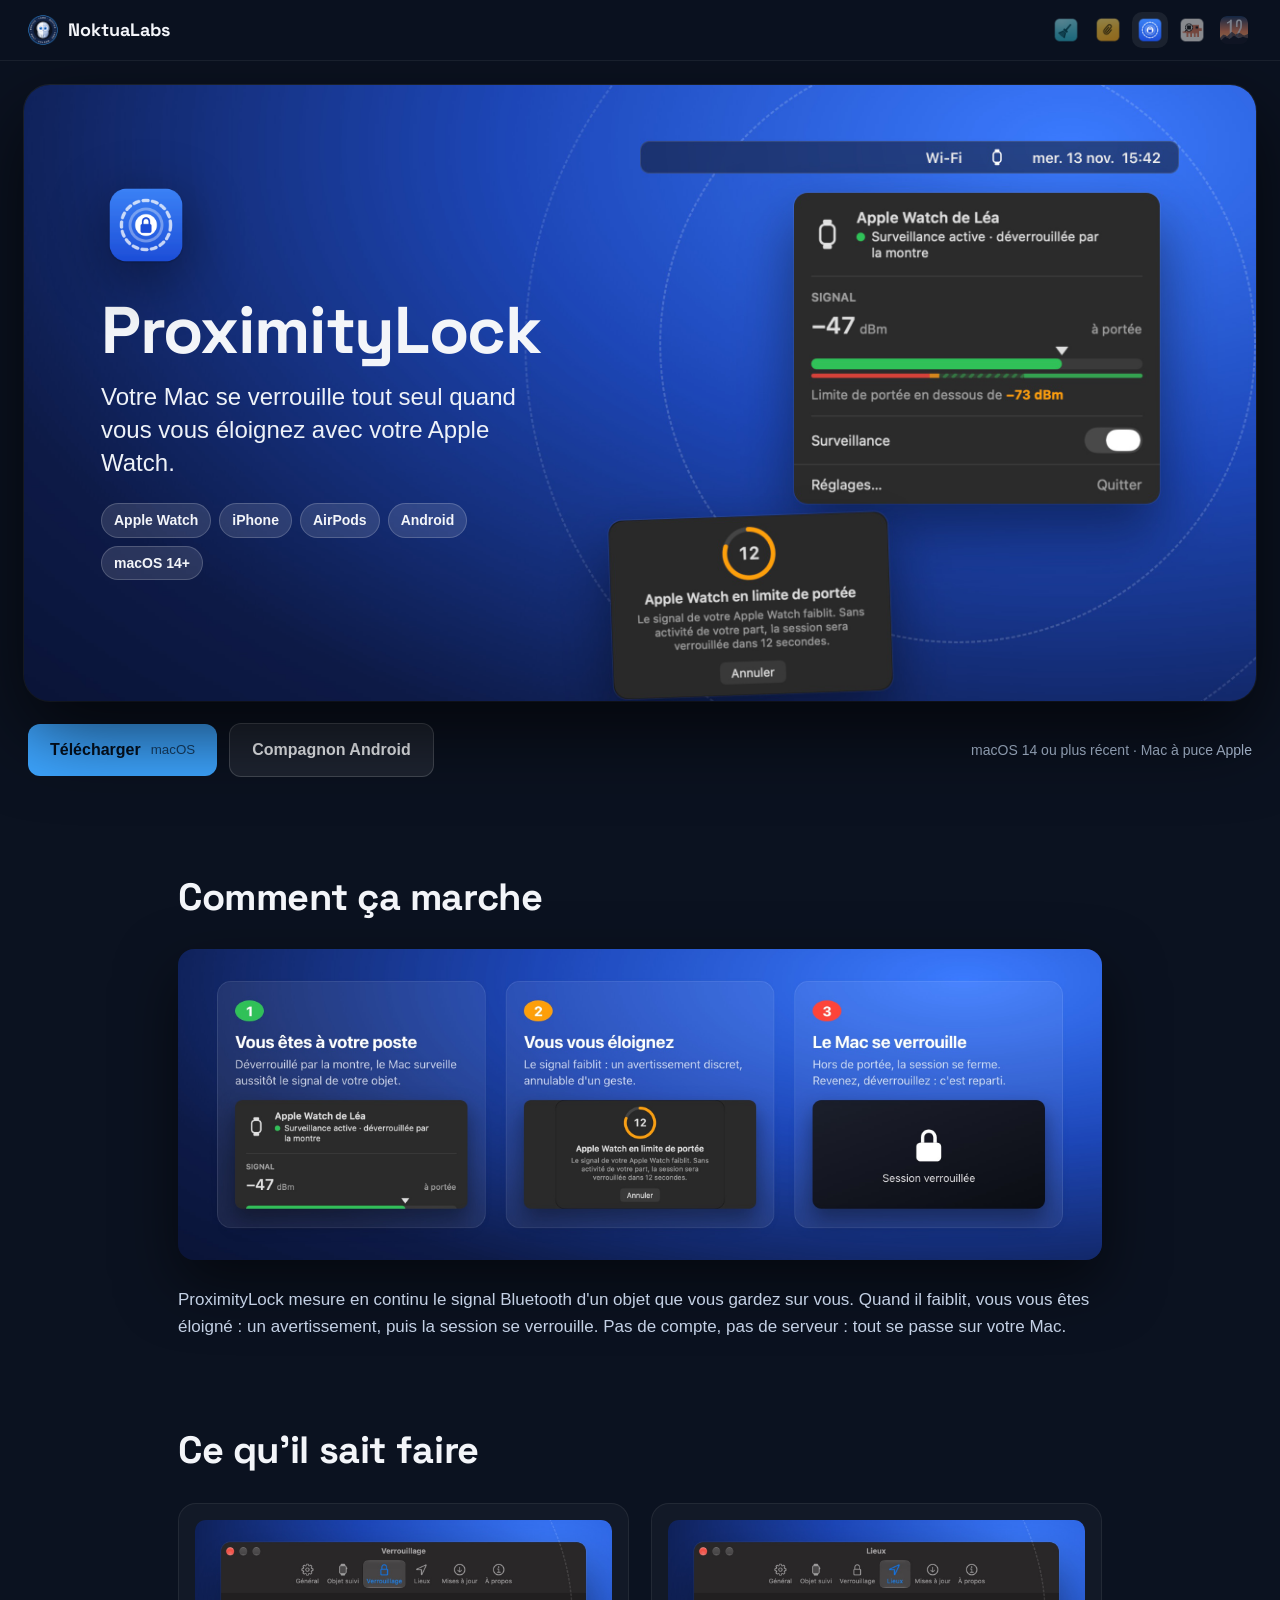
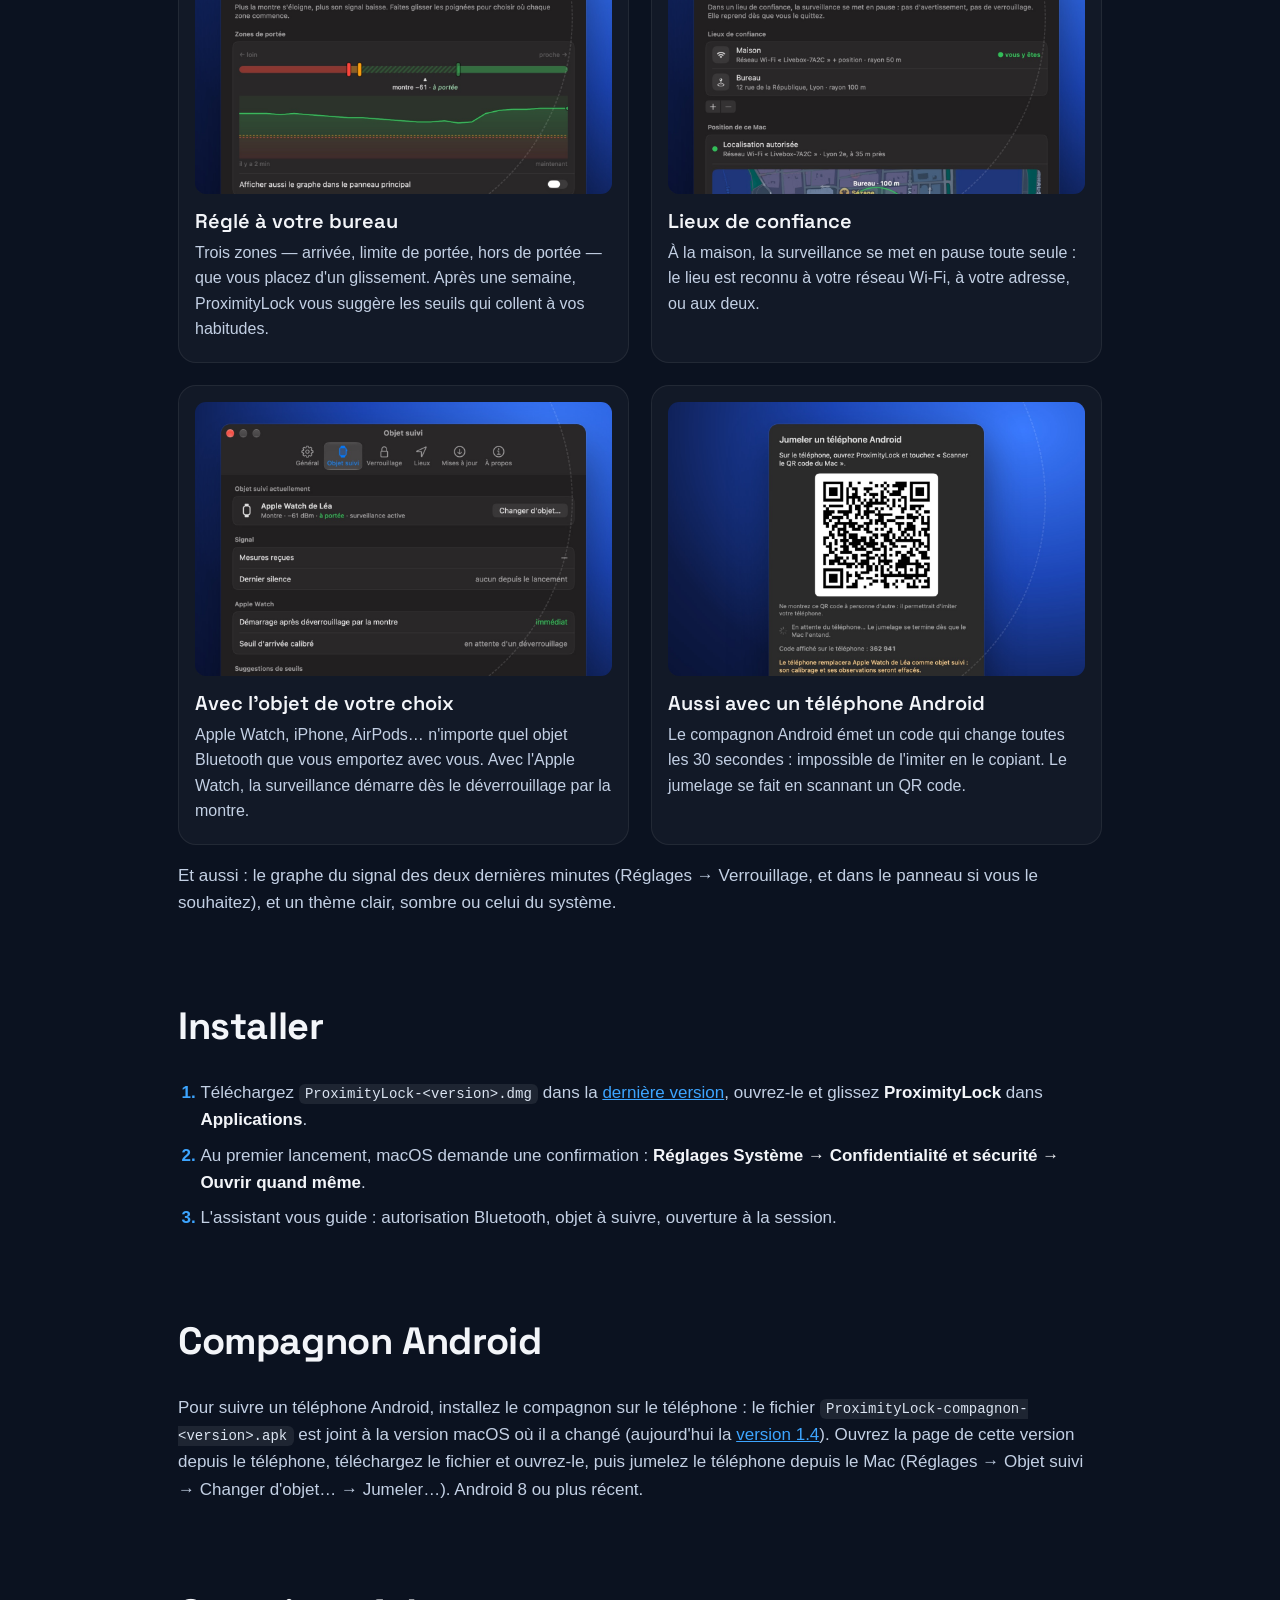
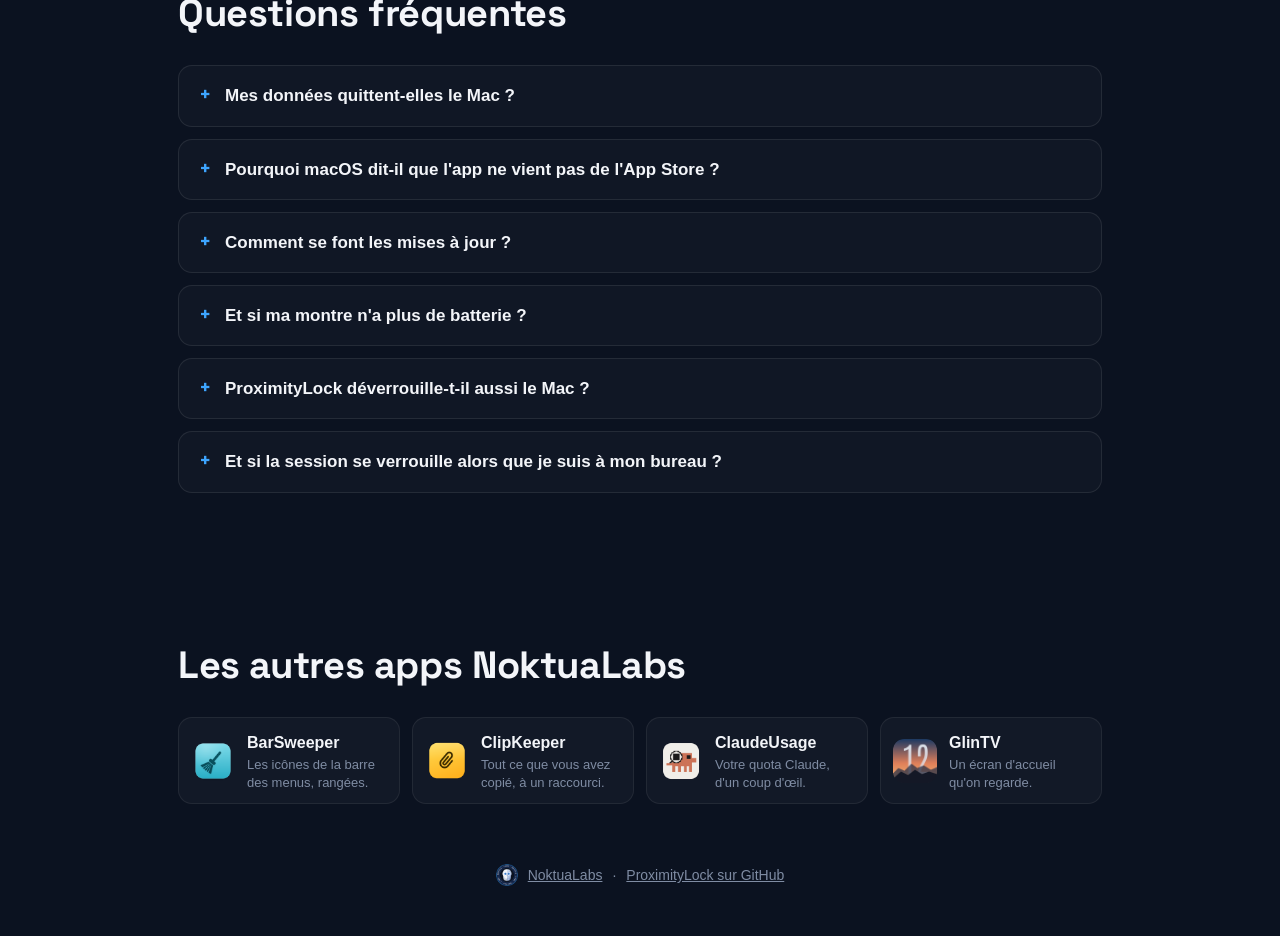
<file: proximitylock/index.html>
<!doctype html>
<html lang="fr">
<head>
<meta charset="utf-8">
<meta name="viewport" content="width=device-width,initial-scale=1">
<title>ProximityLock — verrouillez votre Mac en vous éloignant avec votre Apple Watch | NoktuaLabs</title>
<meta name="description" content="Votre Mac se verrouille tout seul quand vous vous éloignez avec votre Apple Watch. macOS 14 ou plus récent · Mac à puce Apple.">
<link rel="canonical" href="https://noktualabs.github.io/proximitylock/">
<link rel="icon" type="image/png" href="../assets/badge.png">
<meta property="og:type" content="website">
<meta property="og:site_name" content="NoktuaLabs">
<meta property="og:locale" content="fr_FR">
<meta property="og:url" content="https://noktualabs.github.io/proximitylock/">
<meta property="og:title" content="ProximityLock — verrouillez votre Mac en vous éloignant avec votre Apple Watch">
<meta property="og:description" content="Votre Mac se verrouille tout seul quand vous vous éloignez avec votre Apple Watch. macOS 14 ou plus récent · Mac à puce Apple.">
<meta property="og:image" content="https://noktualabs.github.io/proximitylock/images/apercu.jpg">
<meta property="og:image:width" content="1200">
<meta property="og:image:height" content="600">
<meta name="twitter:card" content="summary_large_image">
<meta name="twitter:title" content="ProximityLock — verrouillez votre Mac en vous éloignant avec votre Apple Watch">
<meta name="twitter:description" content="Votre Mac se verrouille tout seul quand vous vous éloignez avec votre Apple Watch. macOS 14 ou plus récent · Mac à puce Apple.">
<meta name="twitter:image" content="https://noktualabs.github.io/proximitylock/images/apercu.jpg">
<link rel="stylesheet" href="../assets/app.css">
</head>
<body>
<nav class="nav"><a class="marque" href="../"><img src="../assets/badge.png" alt="">NoktuaLabs</a><div class="apps"><a href="../barsweeper/" title="BarSweeper"><img src="../assets/ic-barsweeper.png" alt="BarSweeper"></a><a href="../clipkeeper/" title="ClipKeeper"><img src="../assets/ic-clipkeeper.png" alt="ClipKeeper"></a><a href="../proximitylock/" class="ici" title="ProximityLock"><img src="../assets/ic-proximitylock.png" alt="ProximityLock"></a><a href="../claudeusage/" title="ClaudeUsage"><img src="../assets/ic-claudeusage.png" alt="ClaudeUsage"></a><a href="../glintv/" title="GlinTV"><img src="../assets/ic-glintv.png" alt="GlinTV"></a></div></nav>

<header class="tete">
  <div class="cadre" style="--fond:url(../proximitylock/images/hero-ecran.jpg)">
    <div class="bloc">
      <img class="icone" src="../assets/ic-proximitylock.png" alt="">
      <h1>ProximityLock</h1>
      <p class="accroche">Votre Mac se verrouille tout seul quand vous vous éloignez avec votre Apple Watch.</p>
      <div class="puces"><span>Apple Watch</span><span>iPhone</span><span>AirPods</span><span>Android</span><span>macOS 14+</span></div>
    </div>
  </div>
  <div class="sous"><div class="actions"><a class="dl" href="https://github.com/NoktuaLabs/ProximityLock-releases/releases/latest">Télécharger <small>macOS</small></a><a class="dl sec" href="#compagnon-android">Compagnon Android</a></div><p class="exigences">macOS 14 ou plus récent · Mac à puce Apple</p></div>
  
</header>

<main>
<h2 id="comment-ca-marche">Comment ça marche</h2>
<img class="etapes" loading="lazy" src="images/etapes.jpg" alt="1. Vous êtes à votre poste — 2. Vous vous éloignez — 3. Le Mac se verrouille">
<p>ProximityLock mesure en continu le signal Bluetooth d'un objet que vous gardez sur vous. Quand il faiblit, vous vous êtes éloigné : un avertissement, puis la session se verrouille. Pas de compte, pas de serveur : tout se passe sur votre Mac.</p>
<h2 id="ce-qu-il-sait-faire">Ce qu&#x27;il sait faire</h2>
<div class="atouts"><div class="atout"><img loading="lazy" src="images/atout-verrouillage.jpg" alt="Réglages du verrouillage"><br><b>Réglé à votre bureau</b><br>Trois zones — arrivée, limite de portée, hors de portée — que vous placez d'un glissement. Après une semaine, ProximityLock vous suggère les seuils qui collent à vos habitudes.</div><div class="atout"><img loading="lazy" src="images/atout-lieux.jpg" alt="Lieux de confiance"><br><b>Lieux de confiance</b><br>À la maison, la surveillance se met en pause toute seule : le lieu est reconnu à votre réseau Wi-Fi, à votre adresse, ou aux deux.</div><div class="atout"><img loading="lazy" src="images/atout-objet.jpg" alt="Objet suivi"><br><b>Avec l'objet de votre choix</b><br>Apple Watch, iPhone, AirPods… n'importe quel objet Bluetooth que vous emportez avec vous. Avec l'Apple Watch, la surveillance démarre dès le déverrouillage par la montre.</div><div class="atout"><img loading="lazy" src="images/atout-android.jpg" alt="Jumelage d'un téléphone Android"><br><b>Aussi avec un téléphone Android</b><br>Le compagnon Android émet un code qui change toutes les 30 secondes : impossible de l'imiter en le copiant. Le jumelage se fait en scannant un QR code.</div></div>
<p>Et aussi : le graphe du signal des deux dernières minutes (Réglages → Verrouillage, et dans le panneau si vous le souhaitez), et un thème clair, sombre ou celui du système.</p>
<h2 id="installer">Installer</h2>
<ol><li>Téléchargez <code>ProximityLock-&lt;version&gt;.dmg</code> dans la <a href="https://github.com/NoktuaLabs/ProximityLock-releases/releases/latest">dernière version</a>, ouvrez-le et glissez <b>ProximityLock</b> dans <b>Applications</b>.</li><li>Au premier lancement, macOS demande une confirmation : <b>Réglages Système → Confidentialité et sécurité → Ouvrir quand même</b>.</li><li>L'assistant vous guide : autorisation Bluetooth, objet à suivre, ouverture à la session.</li></ol>
<h2 id="compagnon-android">Compagnon Android</h2>
<p>Pour suivre un téléphone Android, installez le compagnon sur le téléphone : le fichier <code>ProximityLock-compagnon-&lt;version&gt;.apk</code> est joint à la version macOS où il a changé (aujourd'hui la <a href="https://github.com/NoktuaLabs/ProximityLock-releases/releases/tag/v1.4">version 1.4</a>). Ouvrez la page de cette version depuis le téléphone, téléchargez le fichier et ouvrez-le, puis jumelez le téléphone depuis le Mac (Réglages → Objet suivi → Changer d'objet… → Jumeler…). Android 8 ou plus récent.</p>
<h2 id="questions-frequentes">Questions fréquentes</h2>
<details>
<summary><b>Mes données quittent-elles le Mac ?</b></summary>
<p>Non. Le signal mesuré, vos réglages, vos lieux et votre position restent sur le Mac. ProximityLock ne contacte GitHub que pour chercher les mises à jour, et le service Plans d'Apple quand vous cherchez une adresse pour un lieu de confiance. </p>
</details>
<details>
<summary><b>Pourquoi macOS dit-il que l'app ne vient pas de l'App Store ?</b></summary>
<p>ProximityLock est distribué en dehors de l'App Store et signé par NoktuaLabs, sans passer par la notarisation d'Apple. macOS demande donc une confirmation au premier lancement, une seule fois (Réglages Système → Confidentialité et sécurité → Ouvrir quand même). </p>
</details>
<details>
<summary><b>Comment se font les mises à jour ?</b></summary>
<p>ProximityLock vérifie les nouvelles versions (chaque jour par défaut) et vous les propose, ou les installe seul si vous l'avez choisi. Avant d'installer, il vérifie que la nouvelle version est signée par le même certificat que lui : une app modifiée serait refusée. </p>
</details>
<details>
<summary><b>Et si ma montre n'a plus de batterie ?</b></summary>
<p>Pour ProximityLock, un objet qui n'émet plus est un objet parti : la session se verrouille si « Verrouiller aussi si le signal disparaît » est coché (c'est le réglage par défaut). Vous déverrouillez ensuite comme d'habitude. </p>
</details>
<details>
<summary><b>ProximityLock déverrouille-t-il aussi le Mac ?</b></summary>
<p>Non. Il ne fait que verrouiller. Le déverrouillage reste celui de macOS : mot de passe, Touch ID ou Apple Watch. </p>
</details>
<details>
<summary><b>Et si la session se verrouille alors que je suis à mon bureau ?</b></summary>
<p>Un avertissement de quelques secondes précède le verrouillage : un mouvement de souris l'annule. Les seuils se règlent dans Réglages → Verrouillage, et ProximityLock vous suggère après une semaine des seuils adaptés à votre poste. </p>
</details>

</main>

<section class="autres"><h2>Les autres apps NoktuaLabs</h2><div class="liste"><a href="../barsweeper/"><img src="../assets/ic-barsweeper.png" alt=""><div><b>BarSweeper</b><span>Les icônes de la barre des menus, rangées.</span></div></a><a href="../clipkeeper/"><img src="../assets/ic-clipkeeper.png" alt=""><div><b>ClipKeeper</b><span>Tout ce que vous avez copié, à un raccourci.</span></div></a><a href="../claudeusage/"><img src="../assets/ic-claudeusage.png" alt=""><div><b>ClaudeUsage</b><span>Votre quota Claude, d'un coup d'œil.</span></div></a><a href="../glintv/"><img src="../assets/ic-glintv.png" alt=""><div><b>GlinTV</b><span>Un écran d'accueil qu'on regarde.</span></div></a></div></section>

<footer><img src="../assets/badge.png" alt=""><a href="../">NoktuaLabs</a> · <a href="https://github.com/NoktuaLabs/ProximityLock-releases">ProximityLock sur GitHub</a></footer>
</body>
</html>
</file>
<file: assets/app.css>
/* Pages des apps : même univers que l'accueil (nuit, bleu, Space Grotesk). */
@font-face{font-family:"Space Grotesk";src:url(SpaceGrotesk-Variable.ttf) format("truetype");font-weight:300 700}
:root{--nuit:#0B1220;--nuit2:#13234A;--bleu:#3DA5FF;--blanc:#F3F5F9;--gris:#8FB8E0;--texte:#C3D0E4;--sourd:#7F8CA3;
  --sys:-apple-system,BlinkMacSystemFont,"SF Pro Text","Helvetica Neue",sans-serif}
*{box-sizing:border-box}
html{scroll-behavior:smooth}
body{margin:0;background:var(--nuit);color:var(--blanc);font-family:var(--sys);-webkit-font-smoothing:antialiased;line-height:1.6}
h1,h2,h3,.marque{font-family:"Space Grotesk",var(--sys)}
a{color:var(--bleu)}
img{max-width:100%}

/* ---------- barre du haut ---------- */
.nav{position:sticky;top:0;z-index:5;display:flex;align-items:center;gap:18px;padding:12px 28px;background:#0B1220d9;backdrop-filter:blur(16px);border-bottom:1px solid #ffffff10}
.nav .marque{display:flex;align-items:center;gap:10px;color:var(--blanc);text-decoration:none;font-weight:700;font-size:18px;margin-right:auto}
.nav .marque img{width:30px;height:30px}
.nav .apps{display:flex;gap:6px}
.nav .apps a{display:block;padding:4px;border-radius:10px;opacity:.55;transition:.2s}
.nav .apps a:hover,.nav .apps a.ici{opacity:1;background:#ffffff12}
.nav .apps img{width:28px;height:28px;border-radius:7px;display:block}

/* ---------- en-tête ----------
   Le visuel (2:1) est le bandeau de l'app sans son texte : le texte est posé
   par-dessus, à la place qu'il occupait, et reste lisible pour Google. */
.tete{max-width:1280px;margin:24px auto 0;padding:0 24px}
.tete .cadre{position:relative;aspect-ratio:2/1;border-radius:26px;overflow:hidden;background:var(--fond) center/cover no-repeat;box-shadow:0 30px 80px #000a,0 0 0 1px #ffffff14;display:flex;align-items:center}
.tete .bloc{margin-left:6.25%;width:38%}
.tete .icone{width:clamp(64px,7vw,96px);height:auto;border-radius:22%;filter:drop-shadow(0 14px 30px #0007)}
.tete h1{font-size:clamp(40px,5.2vw,66px);line-height:1;letter-spacing:-.02em;margin:.3em 0 .25em}
.tete .accroche{font-size:clamp(17px,1.9vw,24px);line-height:1.38;color:#EEF2F8;margin:0 0 1em;font-weight:500}
.puces{display:flex;gap:8px;flex-wrap:wrap;margin:0 0 1.6em}
.puces span{font-size:14px;font-weight:600;padding:5px 12px;border-radius:999px;background:#ffffff1f;border:1px solid #ffffff2e}
.sous{display:flex;gap:14px 26px;flex-wrap:wrap;align-items:center;justify-content:space-between;margin:22px 4px 0}
.actions{display:flex;gap:12px;flex-wrap:wrap;align-items:center}
.dl{display:inline-flex;align-items:center;gap:10px;padding:13px 22px;border-radius:12px;background:var(--bleu);color:#04101F;text-decoration:none;font-weight:700;font-size:16px;transition:.2s}
.dl:hover{background:#6CBBFF;transform:translateY(-2px)}
.dl small{font-weight:500;opacity:.7}
.dl.sec{background:#ffffff14;color:var(--blanc);border:1px solid #ffffff2a}
.dl.sec:hover{background:#ffffff24}
.exigences{color:#AFC0D8;font-size:14px;margin:0}
.code{margin:18px 4px 0;font-size:15px;color:#DCE5F2;background:#ffffff0a;border:1px solid #ffffff1f;border-radius:12px;padding:10px 14px;display:inline-block}
.code b{color:var(--blanc);font-size:17px;letter-spacing:.06em}
/* Écran étroit : le bloc texte passe au-dessus, le visuel garde ses proportions. */
@media (max-width:1000px){
  .tete .cadre{flex-direction:column;align-items:stretch;aspect-ratio:auto;background:linear-gradient(180deg,var(--nuit2),var(--nuit))}
  .tete .bloc{width:auto;margin:0;padding:36px 28px 24px}
  .tete .cadre::after{content:"";display:block;aspect-ratio:2/1;background:var(--fond) center/cover no-repeat}
}

/* ---------- contenu ---------- */
main{max-width:980px;margin:0 auto;padding:10px 28px 40px}
main>p,main li{color:var(--texte);font-size:17px}
main>p.intro{font-size:20px;color:#DCE5F2;margin-top:56px}
h2{font-size:clamp(28px,3.4vw,38px);letter-spacing:-.01em;margin:80px 0 22px;scroll-margin-top:80px}
main b,main strong{color:var(--blanc)}
code{font:14px ui-monospace,SFMono-Regular,Menlo,monospace;background:#ffffff14;padding:.15em .45em;border-radius:6px;color:#DCE5F2;overflow-wrap:anywhere}
.etapes{border-radius:16px;box-shadow:0 24px 60px #0008;display:block;margin:0 auto 26px}
.atouts{display:grid;grid-template-columns:1fr 1fr;gap:22px}
.atout{background:#ffffff08;border:1px solid #ffffff12;border-radius:18px;padding:16px 16px 20px;color:var(--texte);font-size:16px}
.atout img{display:block;width:100%;border-radius:11px;margin-bottom:14px}
.atout b:first-of-type{display:block;font:600 20px/1.3 "Space Grotesk",var(--sys);margin-bottom:6px}
.atout br{display:none}
ol,ul{padding-left:1.4em}
li{margin:8px 0}
li::marker{color:var(--bleu);font-weight:700}
details{border:1px solid #ffffff16;border-radius:14px;background:#ffffff06;margin:0 0 12px;padding:0 20px}
details[open]{background:#ffffff0a}
summary{cursor:pointer;padding:16px 0;font-weight:600;font-size:17px;list-style:none;display:flex;gap:12px;align-items:baseline}
summary::-webkit-details-marker{display:none}
summary::before{content:"+";color:var(--bleu);font:700 20px/1 "Space Grotesk";width:14px;flex:none}
details[open] summary::before{content:"–"}
details>:not(summary){color:var(--texte);font-size:16px}
details>:last-child{margin-bottom:18px}
.mention{color:var(--sourd);font-size:14px;margin-top:40px}

/* ---------- pied ---------- */
.autres{max-width:980px;margin:90px auto 0;padding:0 28px}
.autres h2{margin-top:0}
.autres .liste{display:grid;grid-template-columns:repeat(auto-fit,minmax(200px,1fr));gap:12px}
.autres a{display:flex;align-items:center;gap:12px;padding:12px;border-radius:14px;background:#ffffff08;border:1px solid #ffffff12;text-decoration:none;color:var(--blanc);transition:.2s}
.autres a:hover{background:#ffffff14;transform:translateY(-2px)}
.autres img{width:44px;height:44px;border-radius:11px}
.autres span{display:block;font-size:13px;color:var(--sourd);line-height:1.35}
footer{display:flex;align-items:center;justify-content:center;gap:10px;padding:60px 20px 50px;color:var(--sourd);font-size:14px}
footer img{width:22px;height:22px}
footer a{color:inherit}
@media (max-width:700px){.atouts{grid-template-columns:1fr}.nav{padding:10px 16px}.nav .apps{display:none}main{padding:0 20px}}
</file>
